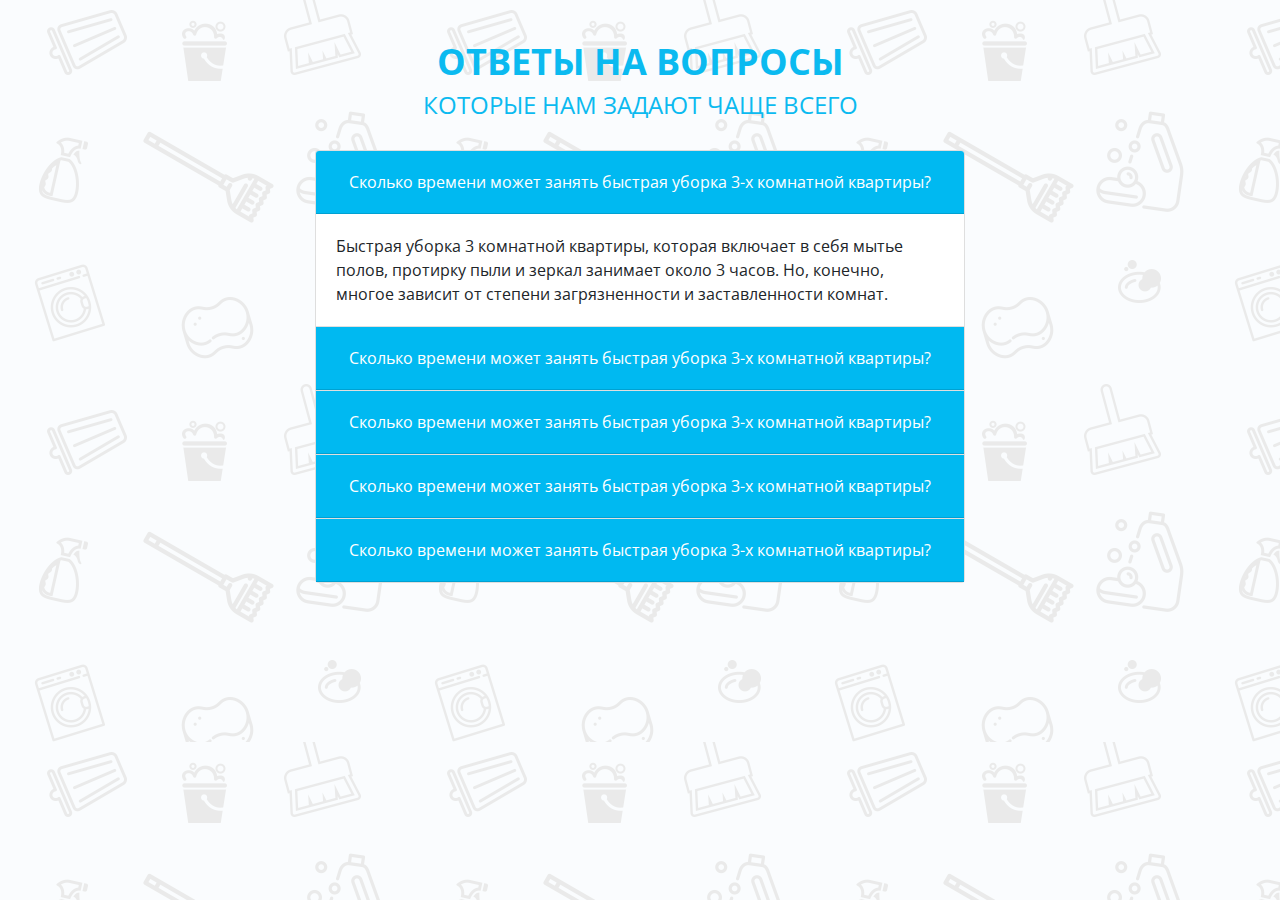
<file: lesson18_part2/index.html>
<!DOCTYPE html>
<html lang="ru">
	<head>
		<meta charset="utf-8">
		<meta name="viewport" content="width=device-width, initial-scale=1, shrink-to-fit=no">
		<link rel="icon" href="../../../../favicon.ico">

		<title>Tabs</title>

		<link rel="stylesheet" href="css/bootstrap.css">
		<link href="https://fonts.googleapis.com/css?family=Open+Sans:400,700" rel="stylesheet">
		<link href="css/style.css" rel="stylesheet">
	</head>
	<body>
		<div class="container">
			<h2>Ответы на вопросы</h2>
			<h3>Которые нам задают чаще всего</h3>
			<div class="accordion" id="accordionExample">
			  <div class="card">
			    <div class="card-header" id="headingOne">
			      <h5 class="mb-0">
			        <button class="btn btn-link" type="button" data-toggle="collapse" data-target="#collapseOne" aria-expanded="true" aria-controls="collapseOne">
			          Сколько времени может занять быстрая уборка 3-х комнатной квартиры?
			        </button>
			      </h5>
			    </div>

			    <div id="collapseOne" class="collapse show" aria-labelledby="headingOne" data-parent="#accordionExample">
			      <div class="card-body">
			        Быстрая уборка 3 комнатной квартиры, которая включает в себя мытье полов, протирку пыли и зеркал занимает около 3 часов. Но, конечно, многое зависит от степени загрязненности и заставленности комнат.
			      </div>
			    </div>
			  </div>
			  <div class="card">
			    <div class="card-header" id="headingTwo">
			      <h5 class="mb-0">
			        <button class="btn btn-link collapsed" type="button" data-toggle="collapse" data-target="#collapseTwo" aria-expanded="false" aria-controls="collapseTwo">
			          Сколько времени может занять быстрая уборка 3-х комнатной квартиры?
			        </button>
			      </h5>
			    </div>
			    <div id="collapseTwo" class="collapse" aria-labelledby="headingTwo" data-parent="#accordionExample">
			      <div class="card-body">
			       Быстрая уборка 3 комнатной квартиры, которая включает в себя мытье полов, протирку пыли и зеркал занимает около 3 часов. Но, конечно, многое зависит от степени загрязненности и заставленности комнат.
			      </div>
			    </div>
			  </div>
			  <div class="card">
			    <div class="card-header" id="headingThree">
			      <h5 class="mb-0">
			        <button class="btn btn-link collapsed" type="button" data-toggle="collapse" data-target="#collapseThree" aria-expanded="false" aria-controls="collapseThree">
			          Сколько времени может занять быстрая уборка 3-х комнатной квартиры?
			        </button>
			      </h5>
			    </div>
			    <div id="collapseThree" class="collapse" aria-labelledby="headingThree" data-parent="#accordionExample">
			      <div class="card-body">
			        Быстрая уборка 3 комнатной квартиры, которая включает в себя мытье полов, протирку пыли и зеркал занимает около 3 часов. Но, конечно, многое зависит от степени загрязненности и заставленности комнат.
			      </div>
			    </div>
			  </div>
			  <div class="card">
			    <div class="card-header" id="headingFour">
			      <h5 class="mb-0">
			        <button class="btn btn-link collapsed" type="button" data-toggle="collapse" data-target="#collapseFour" aria-expanded="false" aria-controls="collapseFour">
			          Сколько времени может занять быстрая уборка 3-х комнатной квартиры?
			        </button>
			      </h5>
			    </div>
			    <div id="collapseFour" class="collapse" aria-labelledby="headingFour" data-parent="#accordionExample">
			      <div class="card-body">
			        Быстрая уборка 3 комнатной квартиры, которая включает в себя мытье полов, протирку пыли и зеркал занимает около 3 часов. Но, конечно, многое зависит от степени загрязненности и заставленности комнат.
			      </div>
			    </div>
			  </div>
			  <div class="card">
			    <div class="card-header" id="headingFive">
			      <h5 class="mb-0">
			        <button class="btn btn-link collapsed" type="button" data-toggle="collapse" data-target="#collapseFive" aria-expanded="false" aria-controls="collapseFive">
			          Сколько времени может занять быстрая уборка 3-х комнатной квартиры?
			        </button>
			      </h5>
			    </div>
			    <div id="collapseFive" class="collapse" aria-labelledby="headingFive" data-parent="#accordionExample">
			      <div class="card-body">
			        Быстрая уборка 3 комнатной квартиры, которая включает в себя мытье полов, протирку пыли и зеркал занимает около 3 часов. Но, конечно, многое зависит от степени загрязненности и заставленности комнат.
			      </div>
			    </div>
			  </div>
			</div>
		</div>
		

		<script src="https://ajax.googleapis.com/ajax/libs/jquery/1.11.3/jquery.min.js"></script>

		
		<!-- Подключаем стили bootstrap js-->
		<script src="https://stackpath.bootstrapcdn.com/bootstrap/4.1.3/js/bootstrap.min.js"></script>

	</body>
</html>
</file>
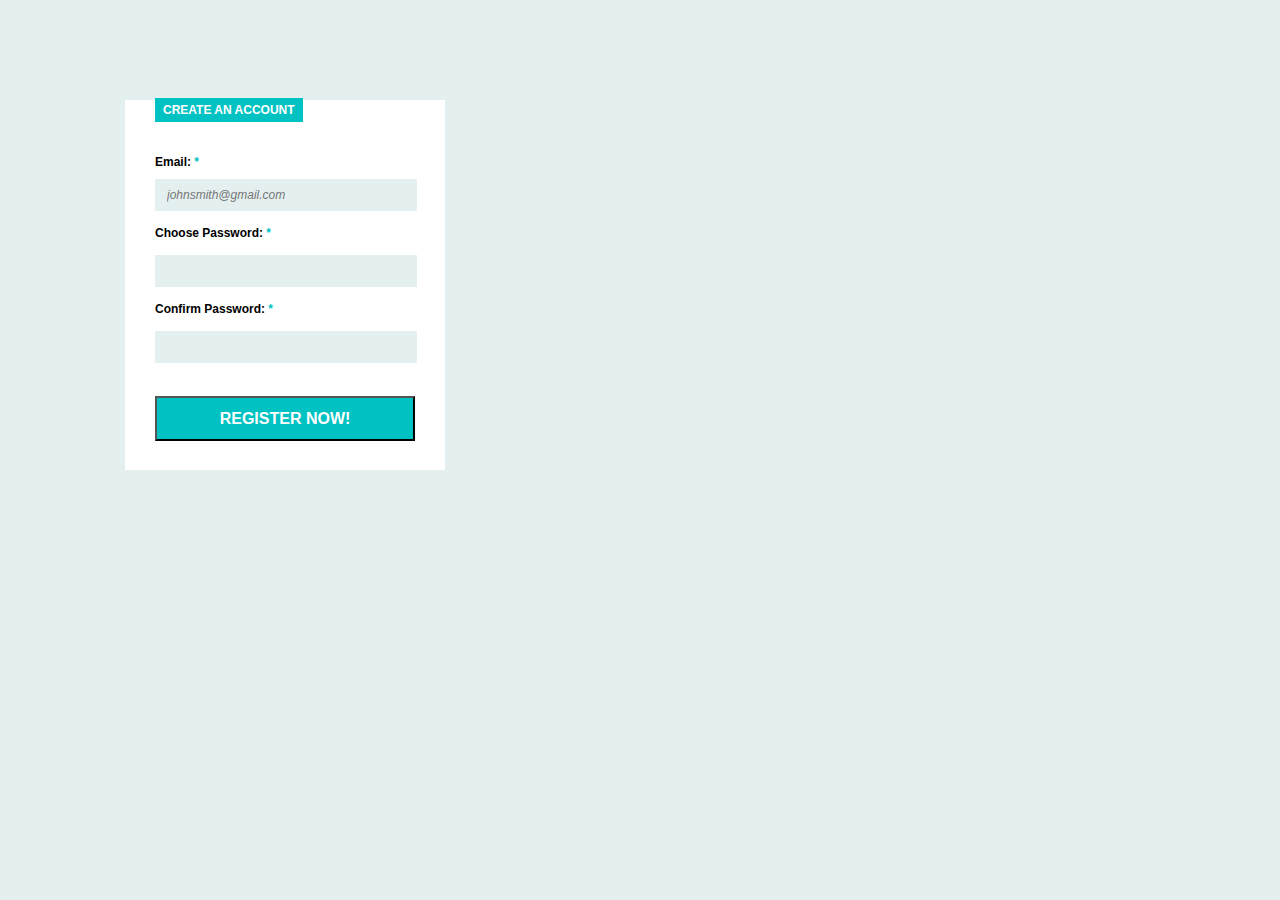
<file: lesson_13/index.html>
<!DOCTYPE html>
<html lang="en">
<head>
	<meta charset="UTF-8">
	<title>Pixel Perfect</title>
	<link rel="stylesheet" type="text/css" href="css/style.css">
</head>
<body>
	
	<div class="form">
		<span class="header">Create an account</span>
		<form>
			<label id="email">Email:<span> *</span></label>
			<input type="email" name="email" placeholder="johnsmith@gmail.com">

			<label id="password">Choose Password:<span> *</span></label>
			<input type="password" name="password">

			<label id="cpassword">Confirm Password:<span> *</span></label>
			<input type="password" name="cpassword">

			<button>Register now!</button>
		</form>
	</div>

</body>
</html>
</file>
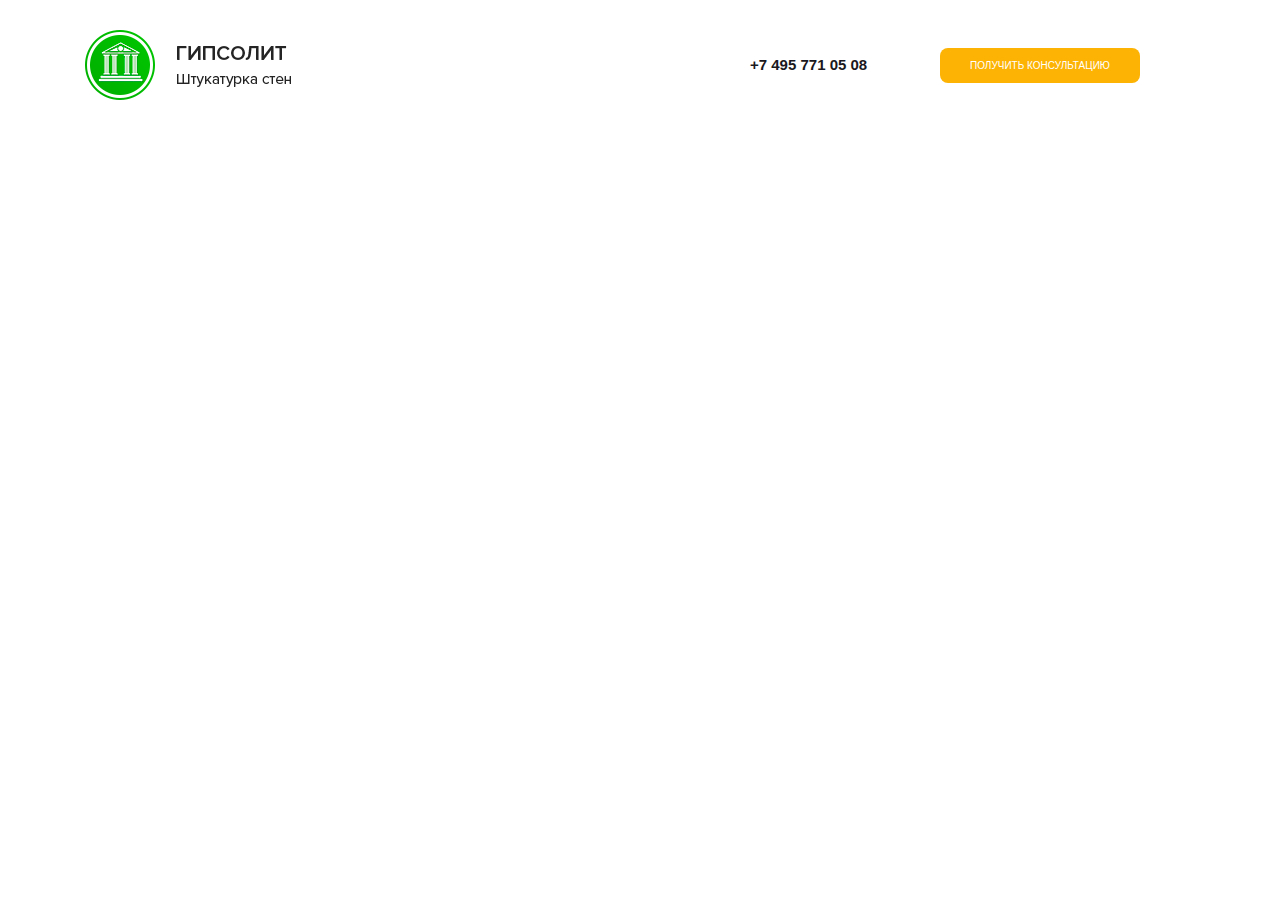
<file: lesson_14/index.html>
<!DOCTYPE html>
<html lang="ru">
	<head>
		<meta charset="utf-8">
		<meta name="viewport" content="width=device-width, initial-scale=1, shrink-to-fit=no">
		<link rel="icon" href="../../../../favicon.ico">

		<title>Автоматизированная штукатурка стен </title>

		<link href="css/bootstrap.css" rel="stylesheet">
		<link href="css/style.css" rel="stylesheet">
	</head>
	<body>

		<main>
			<div class="container">
				<div class="header">
					 <div class="row">

					 	<div class="col-md-3">
					 		<div class="logo">
								<img src="img/logo.png" alt="Гисполист. Штукатурка стен">
							</div>
					 	</div>

					 	<div class="col-md-2 offset-md-4">
					 		<a class="phone-link" href="#">+7 495 771 05 08</a>
					 	</div>
					 	<div class="col-md-3">
					 		<div class="wrap">
					 			<div class="wrap-block">
					 				<button class="button header-btn">получить консультацию</button>
					 			</div>
					 		</div>
					 	</div>
					 </div>
				</div>
			</div>
		</main>

	

		<script src="https://ajax.googleapis.com/ajax/libs/jquery/1.11.3/jquery.min.js"></script>
	</body>
</html>
</file>
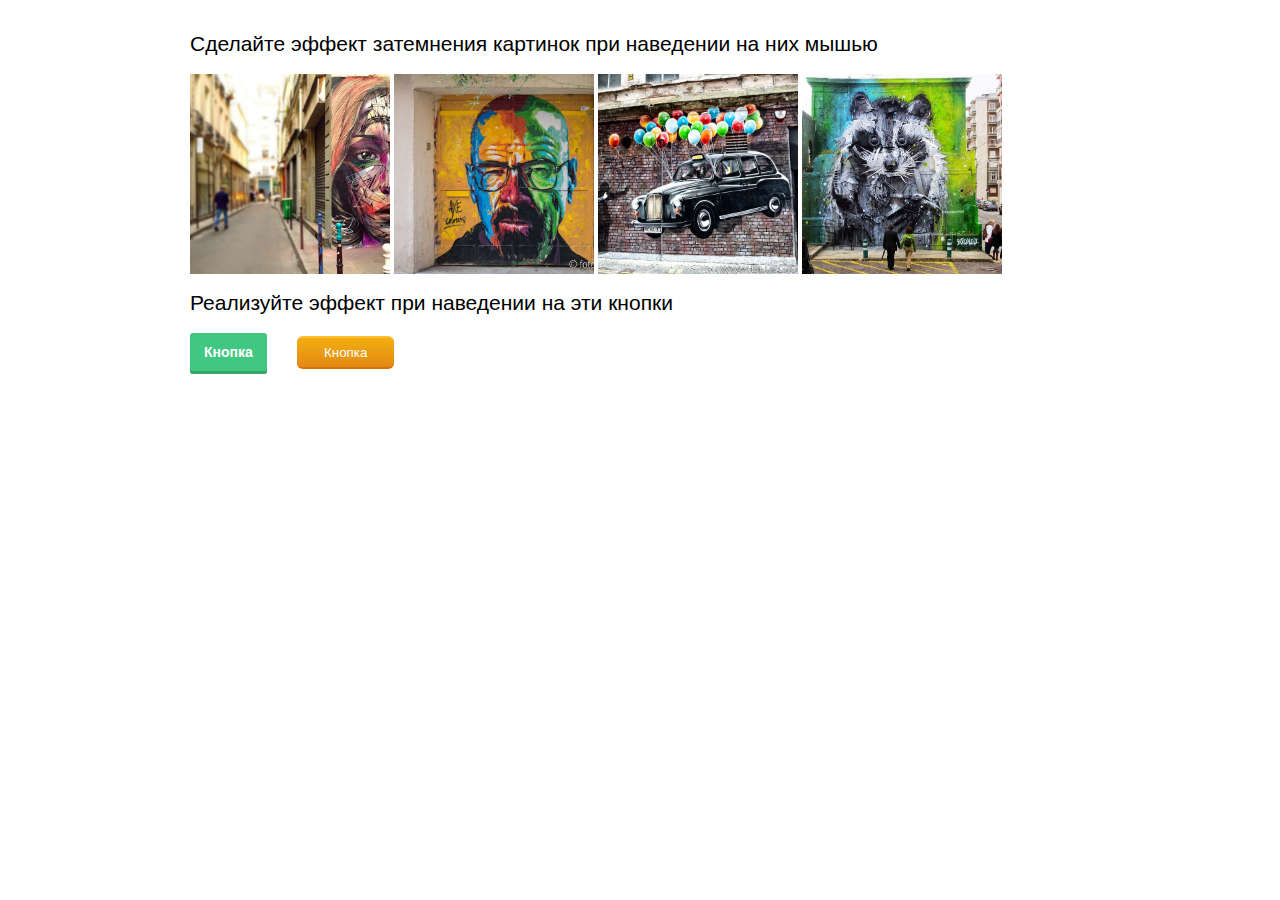
<file: lesson_15/index.html>
<!DOCTYPE html>
<html lang="en">
<head>
	<meta charset="UTF-8">
	<title>Задание к 15 уроку</title>
	<link rel="stylesheet" href="css/style.css">
</head>
<body>
		
		<div class="container">

			<section id="one">
				<h2>Сделайте эффект затемнения картинок при наведении на них мышью</h2>
				<div class="image image-one"></div>
				<div class="image image-two"></div>
				<div class="image image-three"></div>
				<div class="image image-four"></div>
			</section>	

			<section id="two">
				<h2>Реализуйте эффект при наведении на эти кнопки</h2>
				<button class="button button-one">Кнопка</button>
				<button class="button button-two">Кнопка</button>
			</section>
			
		</div>

</body>
</html>
</file>
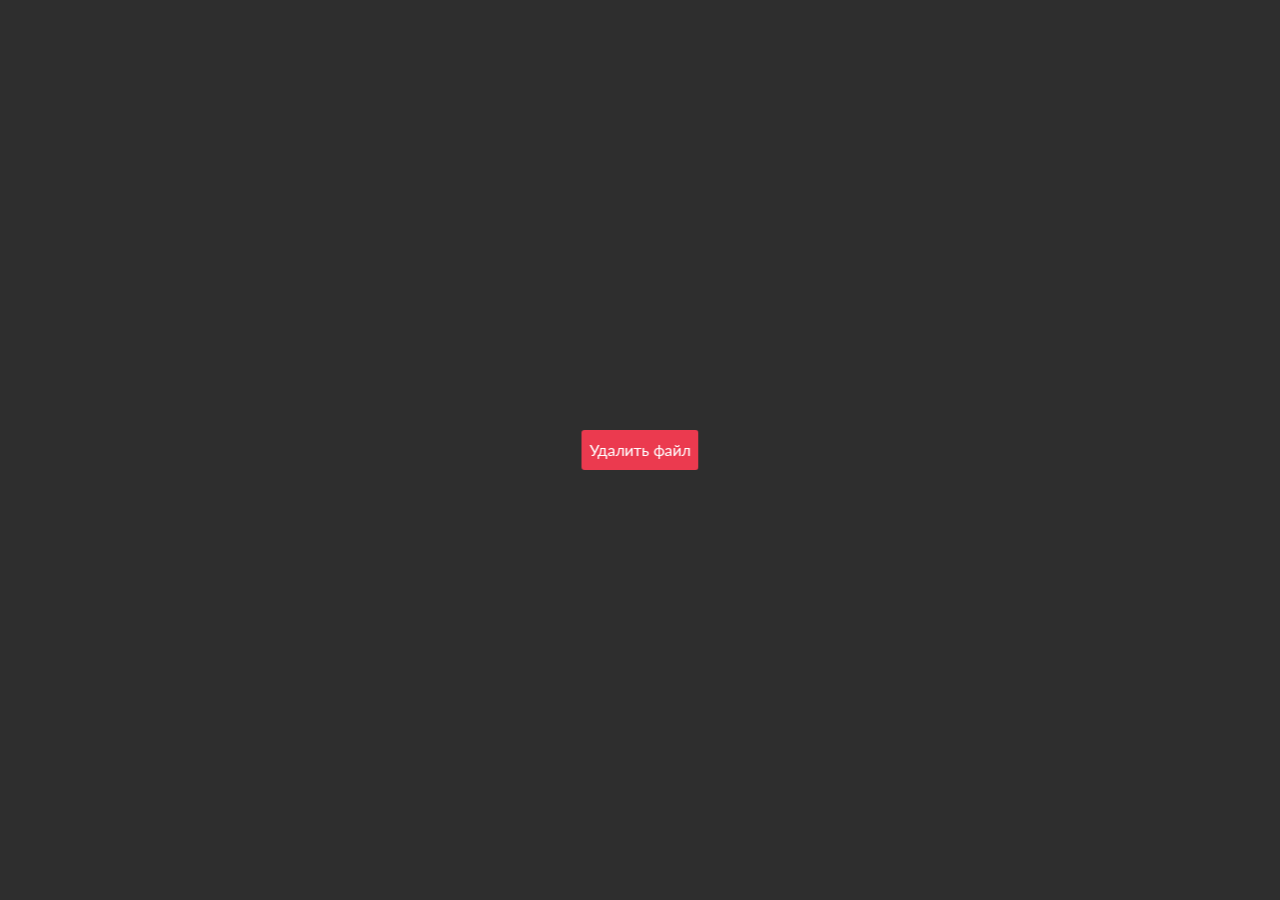
<file: lesson_17/index.html>
<!DOCTYPE html>
<html lang="ru">
	<head>
		<meta charset="utf-8">
		<meta name="viewport" content="width=device-width, initial-scale=1, shrink-to-fit=no">
		<link rel="icon" href="../../../../favicon.ico">

		<title>Всплывающие окна</title>

		<link rel="stylesheet" href="https://stackpath.bootstrapcdn.com/bootstrap/4.1.3/css/bootstrap.min.css">
		<link href="css/style.css" rel="stylesheet">
	</head>
	<body>
		<a class='replay' href='#' id='js-replay'>Удалить файл</a>
		<div class='panel' id='js-panel'>
		  <div class='panel__content'>
		    <h4>Внимаение!</h4>
		    <h2>Вы согласны удалить этот файл?</h2>
		    <p>Это действие является окончательным и вы не сможете восстановить какие-либо данные!</p>
		  </div>
		  <div class='panel__flaps'>
		    <div class='flap outer flap--left'></div>
		    <a class='flap flap__btn' href='#'>ДА</a>
		    <a class='flap flap__btn' href='#'>НЕТ</a>
		    <div class='flap outer flap--right'></div>
		  </div>
		</div>

		
		<!-- Модульное окно от CodyHouse
		<div class="cd-modal" data-modal="modal-trigger">
			<div class="cd-svg-bg" 
			data-step1="M-59.9,540.5l-0.9-1.4c-0.1-0.1,0-0.3,0.1-0.3L864.8-41c0.1-0.1,0.3,0,0.3,0.1l0.9,1.4c0.1,0.1,0,0.3-0.1,0.3L-59.5,540.6 C-59.6,540.7-59.8,540.7-59.9,540.5z" 
			data-step2="M33.8,690l-188.2-300.3c-0.1-0.1,0-0.3,0.1-0.3l925.4-579.8c0.1-0.1,0.3,0,0.3,0.1L959.6,110c0.1,0.1,0,0.3-0.1,0.3 L34.1,690.1C34,690.2,33.9,690.1,33.8,690z" 
			data-step3="M-465.1,287.5l-0.9-1.4c-0.1-0.1,0-0.3,0.1-0.3L459.5-294c0.1-0.1,0.3,0,0.3,0.1l0.9,1.4c0.1,0.1,0,0.3-0.1,0.3 l-925.4,579.8C-464.9,287.7-465,287.7-465.1,287.5z" 
			data-step4="M-329.3,504.3l-272.5-435c-0.1-0.1,0-0.3,0.1-0.3l925.4-579.8c0.1-0.1,0.3,0,0.3,0.1l272.5,435c0.1,0.1,0,0.3-0.1,0.3 l-925.4,579.8C-329,504.5-329.2,504.5-329.3,504.3z" 
			data-step5="M341.1,797.5l-0.9-1.4c-0.1-0.1,0-0.3,0.1-0.3L1265.8,216c0.1-0.1,0.3,0,0.3,0.1l0.9,1.4c0.1,0.1,0,0.3-0.1,0.3L341.5,797.6 C341.4,797.7,341.2,797.7,341.1,797.5z" 
			data-step6="M476.4,1013.4L205,580.3c-0.1-0.1,0-0.3,0.1-0.3L1130.5,0.2c0.1-0.1,0.3,0,0.3,0.1l271.4,433.1c0.1,0.1,0,0.3-0.1,0.3 l-925.4,579.8C476.6,1013.6,476.5,1013.5,476.4,1013.4z">
				<svg height="100%" width="100%" preserveAspectRatio="none" viewBox="0 0 800 500">
					<title>SVG Modal background</title>
					<path id="cd-changing-path-1" d="M-59.9,540.5l-0.9-1.4c-0.1-0.1,0-0.3,0.1-0.3L864.8-41c0.1-0.1,0.3,0,0.3,0.1l0.9,1.4c0.1,0.1,0,0.3-0.1,0.3L-59.5,540.6 C-59.6,540.7-59.8,540.7-59.9,540.5z"/>
					<path id="cd-changing-path-2" d="M-465.1,287.5l-0.9-1.4c-0.1-0.1,0-0.3,0.1-0.3L459.5-294c0.1-0.1,0.3,0,0.3,0.1l0.9,1.4c0.1,0.1,0,0.3-0.1,0.3 l-925.4,579.8C-464.9,287.7-465,287.7-465.1,287.5z"/>
					<path id="cd-changing-path-3" d="M341.1,797.5l-0.9-1.4c-0.1-0.1,0-0.3,0.1-0.3L1265.8,216c0.1-0.1,0.3,0,0.3,0.1l0.9,1.4c0.1,0.1,0,0.3-0.1,0.3L341.5,797.6 C341.4,797.7,341.2,797.7,341.1,797.5z"/>
				</svg>
			</div>

			<div class="cd-modal-content">
				<p>
					Lorem ipsum dolor sit amet, consectetur adipisicing elit. Ad modi repellendus, optio eveniet eligendi molestiae? Fugiat, temporibus! A rerum pariatur neque laborum earum, illum voluptatibus eum voluptatem fugiat, porro animi tempora? Sit harum nulla, nesciunt molestias, iusto aliquam aperiam est qui possimus reprehenderit ipsam ea aut assumenda inventore iste! Animi quaerat facere repudiandae earum quisquam accusamus tempora, delectus nesciunt, provident quae aliquam, voluptatum beatae quis similique in maiores repellat eligendi voluptas veniam optio illum vero! Eius, dignissimos esse eligendi veniam.
				</p>

				<p>
					Lorem ipsum dolor sit amet, consectetur adipisicing elit. Ad modi repellendus, optio eveniet eligendi molestiae? Fugiat, temporibus! A rerum pariatur neque laborum earum, illum voluptatibus eum voluptatem fugiat, porro animi tempora? Sit harum nulla, nesciunt molestias, iusto aliquam aperiam est qui possimus reprehenderit ipsam ea aut assumenda inventore iste! Animi quaerat facere repudiandae earum quisquam accusamus tempora, delectus nesciunt, provident quae aliquam, voluptatum beatae quis similique in maiores repellat eligendi voluptas veniam optio illum vero! Eius, dignissimos esse eligendi veniam.
				</p>
			</div>

			<a href="#0" class="modal-close">Close</a>
		</div> 
		<div class="cd-cover-layer"></div>
		-->
		<!-- Модульное окно от Bootstarp 
		<div class="container">
			<a class="link" href="#my-modal" data-toggle="modal" >Ссылка на модальное окно</a>
			 <button class="btn btn-success" data-toggle="modal" data-target="#my-modal">Кнопка вызова модального окна</button>
		</div>
		-->
		<!--
		<div class="modal" role="dialog" id="my-modal">
		  <div class="modal-dialog">
		    <div class="modal-content">
		      <div class="modal-header">
		        <h5 class="modal-title">Modal title</h5>
		        <button type="button" class="close" data-dismiss="modal" aria-label="Close">
		          <span aria-hidden="true">&times;</span>
		        </button>
		      </div>
		      <div class="modal-body">
		        <p>Modal body text goes here.</p>
		      </div>
		      <div class="modal-footer">
		        <button type="button" class="btn btn-secondary" data-dismiss="modal">Close</button>
		        <button type="button" class="btn btn-primary">Save changes</button>
		      </div>
		    </div>
		  </div>
		</div>
		-->
		<link rel="stylesheet" type="text/css" href="css/magnific-popup.css">

		<script src="https://ajax.googleapis.com/ajax/libs/jquery/1.11.3/jquery.min.js"></script>

		<script type="text/javascript">
			(function() {
			  // Variables
			  var panel     = document.getElementById("js-panel");
			  var btns      = document.querySelectorAll(".flap__btn");
			  var btnReplay = document.getElementById("js-replay");
			  
			  // On load, init panel
			  var init = function() {
			    btnReplay.classList.add("is--active");


			    // When replay button is clicked,
			    // reset the stage.
			    btnReplay.addEventListener("click", function() {
			      panel.classList.add("is--open");
			    });
			    
			    // If btns are clicked, hide panel
			    // Show replay button    
			    for (var i=0; i < btns.length; i++) {
			      btns[i].addEventListener("click", function() {
			        hidePanel();
			      });
			    }
			    
			    function hidePanel() {
			      panel.classList.remove("is--open");
			      btnReplay.classList.add("is--active");
			    }
			  }
			  
			  // Hide the button and re-call init
			  function resetStage() {
			    btnReplay.classList.remove("is--active");
			    init();
			  }
			  
			  // On load, call init function
			  window.onload = function() {
			    init();
			  }
			})();
		</script>

		<!-- Подключаем стили bootstrap js-->
		<script src="https://stackpath.bootstrapcdn.com/bootstrap/4.1.3/js/bootstrap.min.js"></script>
		<!-- Подключаем стили magnific popup js-->
		<script src="js/jquery.magnific-popup.min.js"></script>
		<script type="text/javascript">
			$(document).ready(function() {
			  $('.image-lin').magnificPopup({type:'image'});
			});
		</script>
		<!-- Подключаем SVG modal window -->
		<script src="js/snap.svg-min.js"></script>
		<script src="js/main.js"></script>
	</body>
</html>
</file>
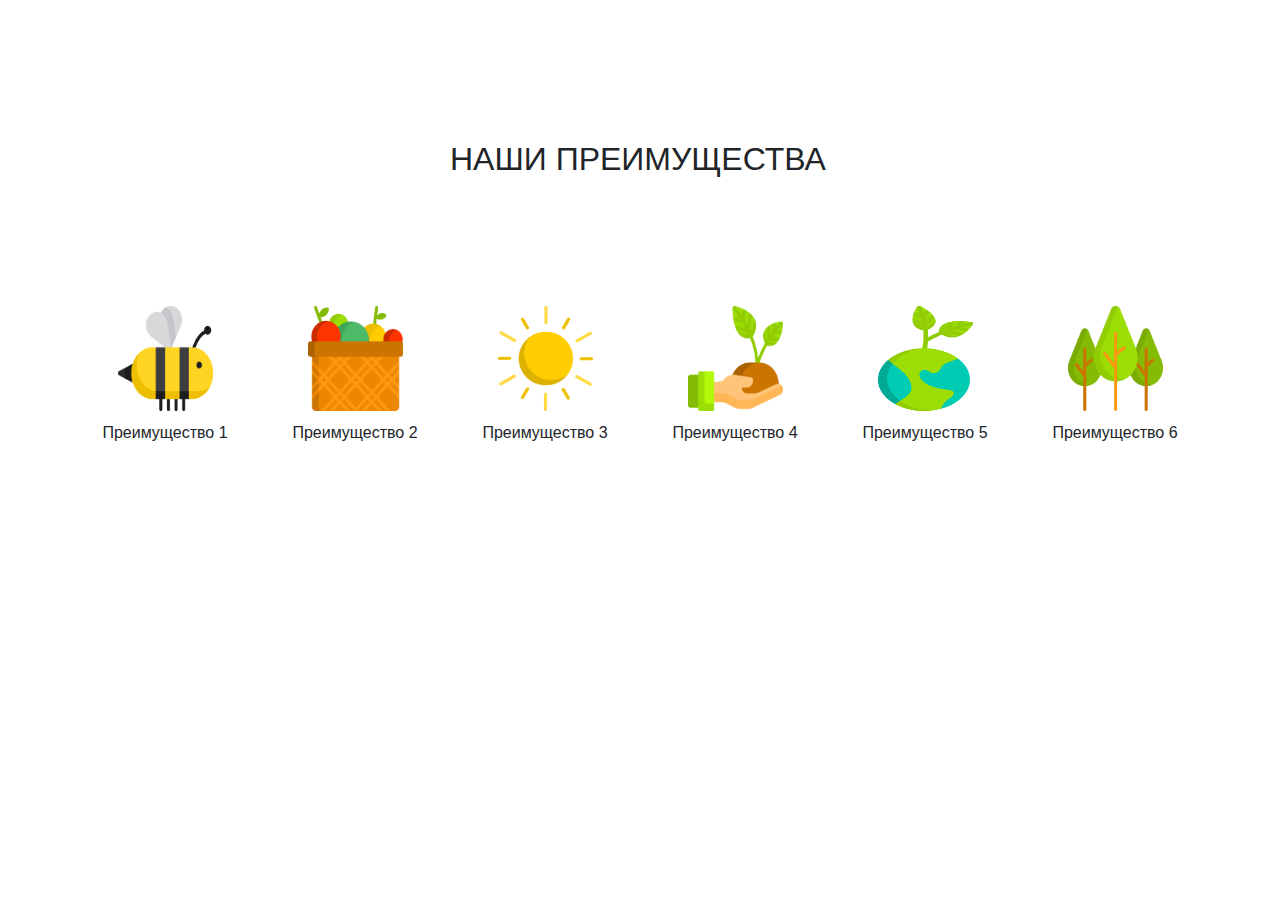
<file: lesson_8/index.html>
<!DOCTYPE html>
<html lang="en">
<head>
	<meta charset="UTF-8">
	<title>My site for selling</title>
	<link rel="stylesheet" type="text/css" href="css/bootstrap.css">
	<link rel="stylesheet" type="text/css" href="css/style.css">
</head>
<body>
	<div class="container">
		 <div class="row">
		 	<div class="col-xs-4 offset-4">
		 		<h2>Наши преимущества</h2>
		 	</div>
		 </div>
		 <div class="row">
		 	<div class="col-xs-12 col-sm-6  col-md-4  col-lg-2">
		 		<img src="img/Capa 6.png">
		 		<p>Преимущество 1</p>
		 	</div>
		 	<div class="col-xs-12 col-sm-6  col-md-4  col-lg-2">
		 		<img src="img/Capa 5.png">
		 		<p>Преимущество 2</p>
		 	</div>
		 	<div class="col-xs-12 col-sm-6  col-md-4  col-lg-2">
		 		<img src="img/Capa 4.png">
		 		<p>Преимущество 3</p>
		 	</div>
		 	<div class="col-xs-12 col-sm-6  col-md-4  col-lg-2">
		 		<img src="img/Capa 3.png">
		 		<p>Преимущество 4</p>
		 	</div>
		 	<div class="col-xs-12 col-sm-6  col-md-4  col-lg-2">
		 		<img src="img/Capa 2.png">
		 		<p>Преимущество 5</p>
		 	</div>
		 	<div class="col-xs-12 col-sm-6  col-md-4  col-lg-2">
		 		<img src="img/Capa 1.png">
		 		<p>Преимущество 6</p>
		 	</div>
		 </div>
	</div>
		
</body>
</html>
</file>
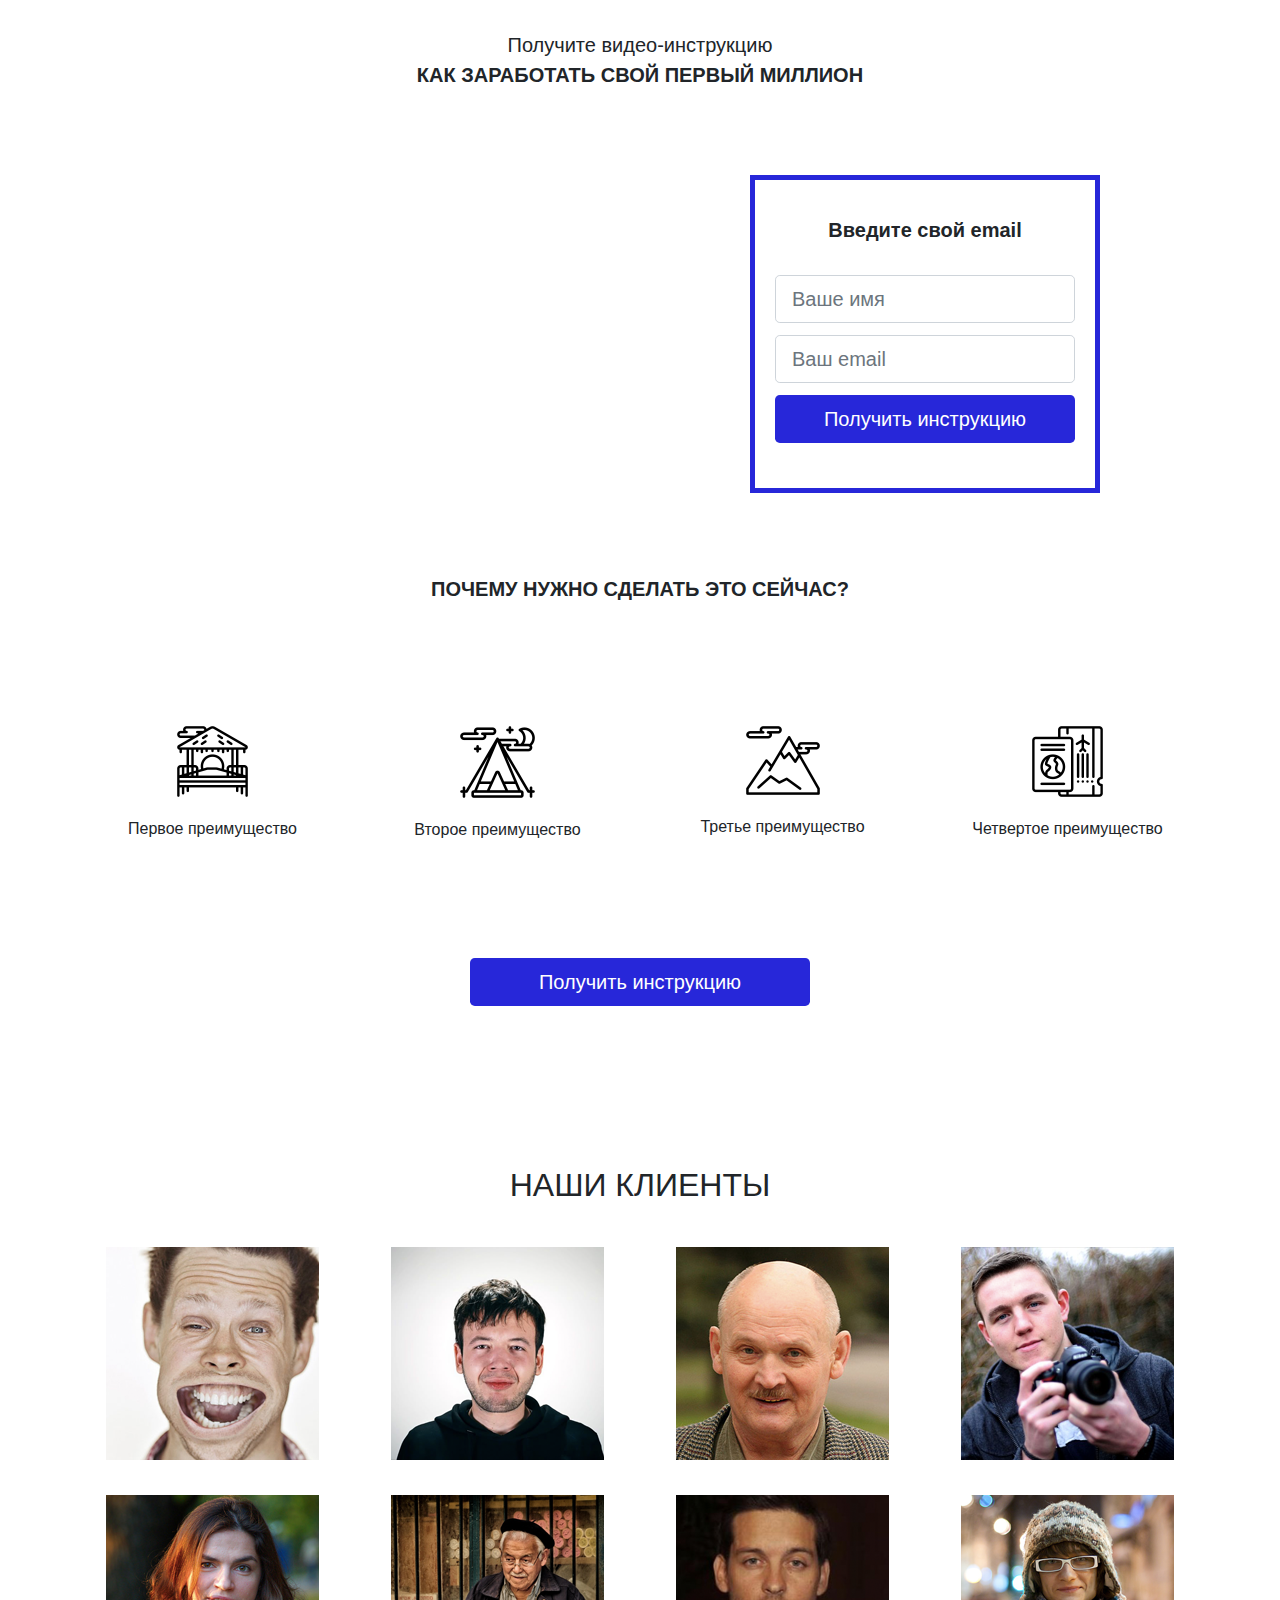
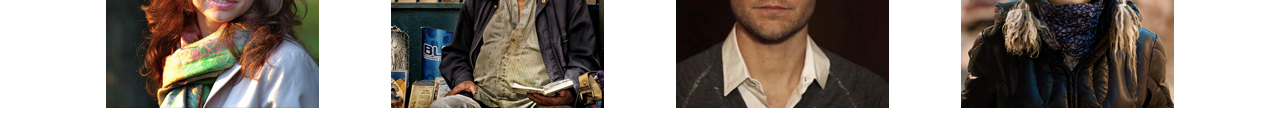
<file: lesson_9/index.html>
<!DOCTYPE html>
<html lang="en">
<head>
	<meta charset="UTF-8">
	<title>My first site on Bootstrap</title>
	<link rel="stylesheet" type="text/css" href="css/style.css">
	<link rel="stylesheet" type="text/css" href="css/bootstrap.css">
</head>
<body>
	<!-- Header -->
	<div class="section">
		<div class="container">
			<!-- Строка под заголовок -->
			<div class="row">
				<div class="col-lg-6 offset-lg-3">
					<h1 class="header text-center">
						<span>Получите видео-инструкцию</span>
						<strong class="text-uppercase">Как заработать свой первый миллион</strong>
					</h1>
				</div>
			</div>
			<!--  Вторая строка под видео и форму -->
			<div class="row">
				<div class="col-lg-6 offset-lg-1">
					<div class="video">
						<iframe width="100%" height="315" src="https://www.youtube.com/embed/k23pMHQ5YQo" frameborder="0" allow="autoplay; encrypted-media" allowfullscreen></iframe>
					</div> 
				</div>
				<div class="col-lg-4">
					<div class="form">
						<p class="form-header text-center">Введите свой email</p>
						<form action="#">
							<input type="text" class="form-control form-control-lg" placeholder="Ваше имя">
							<input type="text" class="form-control form-control-lg" placeholder="Ваш email">
							<button class="btn btn-lg btn-block form-btn">Получить инструкцию</button>
						</form>
					</div>
				</div>
			</div>
		</div>
	</div>
		<!-- Features -->
	<div class="section">
		<div class="container">
			<!-- Строка под заголовок секции -->
		<div class="row">
			<div class="col-xs-12 col-lg-12 col-md-12">
				<h2 class="section-header text-center text-uppercase">Почему нужно сделать это сейчас?</h2>
			</div>
		</div>
		<!-- Блок с преимуществами -->
		<div class="feature">
			 <div class="row text-center">
				 	<div class="col-lg-3 col-md-6">
				 		<div class="feature-box">
				 			<img src="img/1.png" alt="1 преимущество">
				 			<p>Первое преимущество</p>
				 		</div>
				 	</div>
				 	<div class="col-lg-3 col-md-6">
				 		<div class="feature-box">
				 			<img src="img/2.png" alt="2 преимущество">
				 			<p>Второе преимущество</p>
				 		</div>
				 	</div>
				 	<div class="col-lg-3 col-md-6">
				 		<div class="feature-box">
				 			<img src="img/3.png" alt="3 преимущество">
				 			<p>Третье преимущество</p>
				 		</div>
				 	</div>
				 	<div class="col-lg-3 col-md-6">
				 		<div class="feature-box">
				 			<img src="img/4.png" alt="4 преимущество">
				 			<p>Четвертое преимущество</p>
				 		</div>
				 	</div>
			 	</div>
			</div>
			<!-- Кнопка получить инструкцию -->
			<div class="col-lg-4 offset-lg-4">
				<button class="btn btn-lg btn-feature">Получить инструкцию</button>
			</div>
		</div>
	</div>
	<!-- Clients -->
	<div class="section">
		<div class="container">
			<div class="row">
				<div class="col-lg-4 offset-lg-4">
					<h2 class="header-clients text-center text-uppercase">Наши клиенты</h2>
				</div>
			</div>
			<div class="row text-center">
				<div class="col-lg-3 col-md-6"><img src="img/clients/client1.png" alt="Клиент 1"></div>
				<div class="col-lg-3 col-md-6"><img src="img/clients/client2.png" alt="Клиент 2"></div>
				<div class="col-lg-3 col-md-6"><img src="img/clients/client3.png" alt="Клиент 3"></div>
				<div class="col-lg-3 col-md-6"><img src="img/clients/client4.png" alt="Клиент 4"></div>
				<div class="col-lg-3 col-md-6"><img src="img/clients/client5.png" alt="Клиент 5"></div>
				<div class="col-lg-3 col-md-6"><img src="img/clients/client6.png" alt="Клиент 6"></div>
				<div class="col-lg-3 col-md-6"><img src="img/clients/client7.png" alt="Клиент 7"></div>
				<div class="col-lg-3 col-md-6"><img src="img/clients/client8.png" alt="Клиент 8"></div>
			</div>
		</div>
	</div>

</body>
</html>
</file>
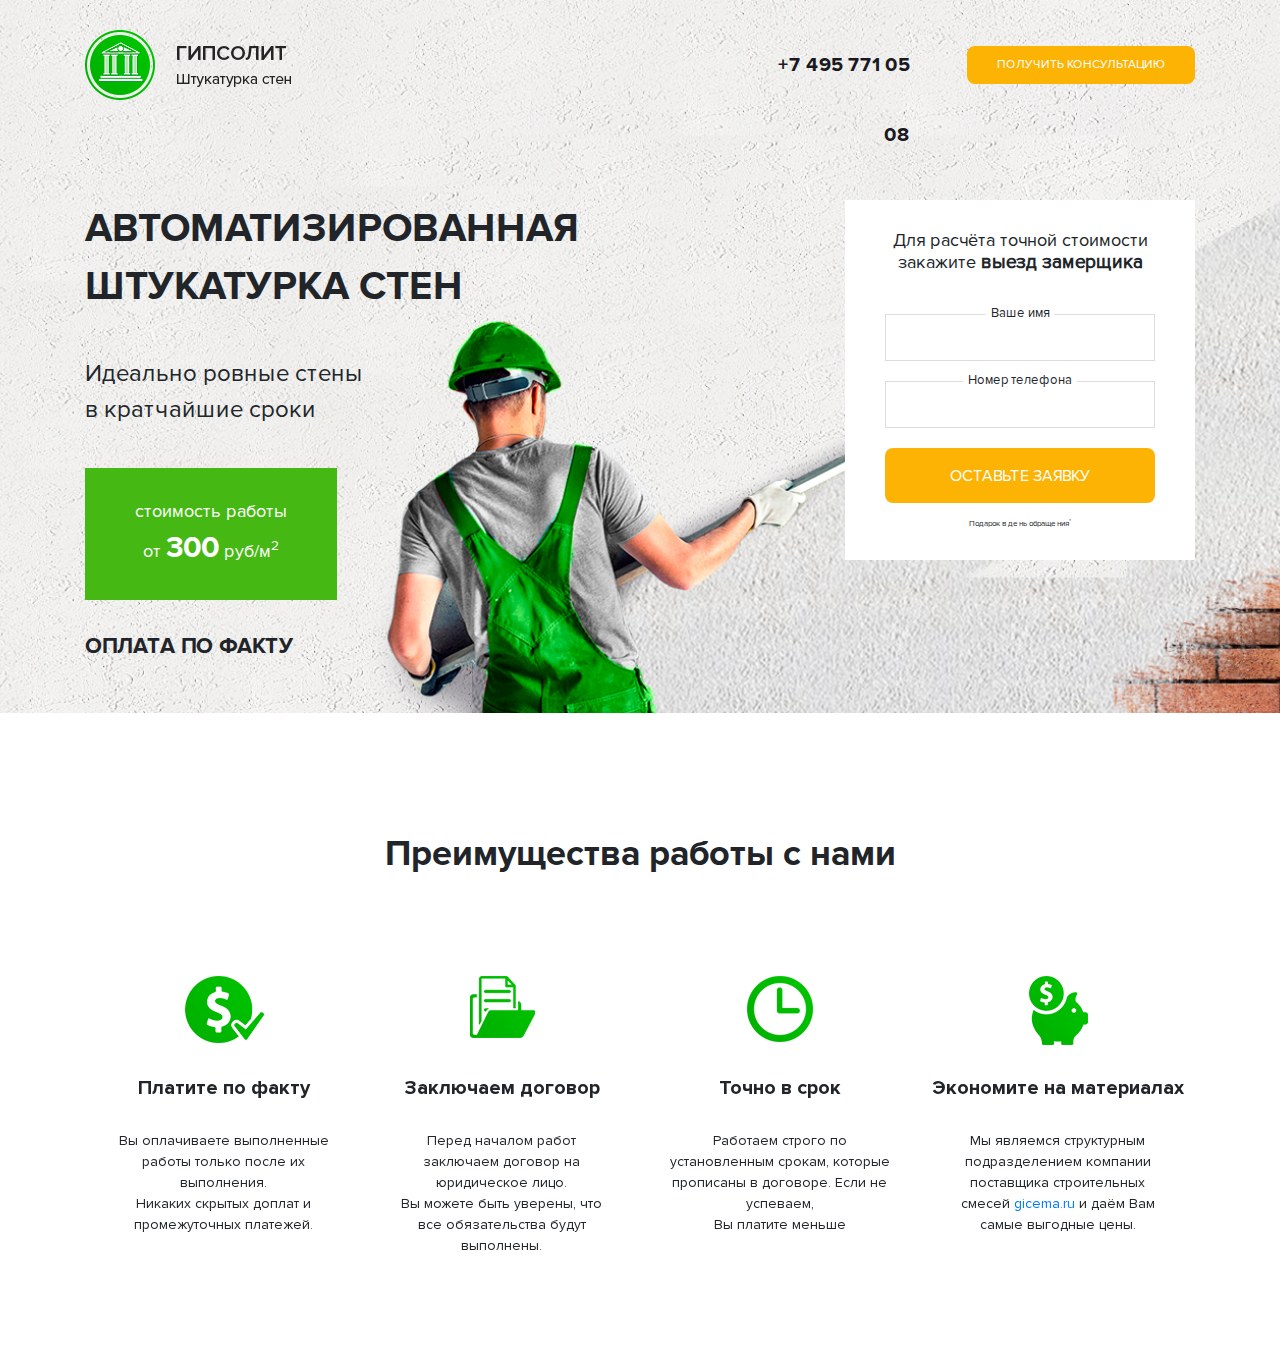
<file: practice 4/index.html>
<!DOCTYPE html>
<html lang="ru">
	<head>
		<meta charset="utf-8">
		<meta name="viewport" content="width=device-width, initial-scale=1, shrink-to-fit=no">
		<link rel="icon" href="../../../../favicon.ico">

		<title>Автоматизированная штукатурка стен </title>

		<link href="css/bootstrap.css" rel="stylesheet">
		<link href="css/style.css" rel="stylesheet">
	</head>
	<body>

		<main class="main">
			<div class="container">
				<div class="header">
					 <div class="row">

					 	<div class="col-12 col-sm-12 col-md-4 col-lg-3">
					 		<div class="logo">
								<img src="img/logo.png" alt="Гисполист. Штукатурка стен">
							</div>
					 	</div>

					 	<div class="col-12 col-sm-12 col-md-4 offset-md-0 col-lg-4 offset-lg-2 col-xl-2 offset-xl-4">
					 		<div class="phone-block">
					 			<a class="phone-link" href="#">+7 495 771 05 08</a>
					 		</div>
					 	</div>
					 	<div class="col-12 col-sm-12 col-md-4 col-lg-3">
					 		<div class="wrap">
					 			<div class="wrap-block">
					 				<button class="button header-btn">получить консультацию</button>
					 			</div>
					 		</div>
					 	</div>
					 </div>
				</div>

				<div class="main-content">
					<div class="row">
						<div class="col-sm-8 offset-sm-2 col-md-6 offset-md-0 col-lg-6">
							<div class="main-title">
								<h1>Автоматизированная штукатурка стен</h1>
								<p class="main-subtitle">Идеально ровные стены <br>в кратчайшие сроки</p>
								<span>
									 стоимость работы<br>
									 от <strong>300</strong> руб/м<sup>2</sup>
								</span>
								<strong class="main-trigger">оплата по факту</strong>
							</div>
						</div>
						<div class="col-8 offset-2 col-sm-8 offset-sm-2 col-md-4 offset-md-2 col-lg-4 offset-md-2">
							<div class="main-form">
								<h2 class="main-form-header">Для расчёта точной стоимости 
									<br>закажите <strong>выезд замерщика</strong>
								</h2>
								<form action="#">
									<label for="#">Ваше имя</label>
									<input class="main-form-input" type="text" name="">
									<label for="#">Номер телефона</label>
									<input class="main-form-input" type="text" name=""> 
									<button class="main-form-btn button" type="submit">оставьте заявку</button> 
									<small>Подарок в день обращения<sup>*</sup></small>
								</form>
							</div>
						</div>
					</div>
				</div>
			</div>
		</main>

		<section class="features">
			<div class="container">
				<h2 class="section-header">
					Преимущества работы с нами
				</h2>
				<div class="features-slider">
					<div class="features-block">
						<div class="features-img">
							<picture>
								<source srcset="img/features/coin.svg" type="image/">
								<img src="img/features/coin.png" alt="Платите по факту">
							</picture>
						</div>
						<h3>Платите по факту</h3>
						<p>Вы оплачиваете выполненные работы только после их выполнения. <br>Никаких скрытых доплат и промежуточных платежей.</p>
					</div>
					<div class="features-block">
						<div class="features-img">
							<picture>
								<source srcset="img/features/open-folder.svg" type="image/">
								<img src="img/features/open-folder.png" alt="Заключаем договор">
							</picture>
						</div>
						<h3>Заключаем договор</h3>
						<p>Перед началом работ заключаем договор на юридическое лицо. <br>Вы можете быть уверены, что все обязательства будут выполнены.</p>
					</div>
					<div class="features-block">
						<div class="features-img">
							<picture>
								<source srcset="img/features/clock-circular.svg" type="image/">
								<img src="img/features/clock-circular.png" alt="Точно в срок">
							</picture>
						</div>
						<h3>Точно в срок</h3>
						<p>Работаем строго по установленным срокам, которые прописаны в договоре. Если не успеваем, <br>Вы платите меньше</p>
					</div>
					<div class="features-block">
						<div class="features-img">
							<picture>
								<source srcset="img/features/piggy-bank.svg" type="image/">
								<img src="img/features/piggy-bank.png" alt="Экономите на материалах">
							</picture>
						</div>
						<h3>Экономите на материалах</h3>
						<p>Мы являемся структурным подразделением компании поставщика строительных смесей <a href="http://www.gicema.ru">gicema.ru</a> и даём Вам самые выгодные цены.</p>
					</div>
				</div>
			</div>
		</section>

		<script src="https://ajax.googleapis.com/ajax/libs/jquery/1.11.3/jquery.min.js"></script>
		<!-- Подключаем стили slick slider -->
		<link rel="stylesheet" type="text/css" href="slick/slick.css">
		<link rel="stylesheet" type="text/css" href="slick/slick-theme.css">
		<!-- Подключаем библиотеку slick slider -->
		<script src="slick/slick.min.js"></script>
		<!-- Настройки слайдера -->
		<script>
			$(document).ready(function(){
			  $('.features-slider').slick({
			    infinite: true,
				slidesToShow: 4,
				slidesToScroll: 1,
				responsive: [
				    {
				      breakpoint: 991,
				      settings: {
				        slidesToShow: 2,
				        prevArrow:'<button class="prev arrow"></button>',
				        nextArrow:'<button class="next arrow"></button>',
				        slidesToScroll: 2
				      }
				    },
				    {
				      breakpoint: 767,
				      settings: {
				        slidesToShow: 1,
				        prevArrow:'<button class="prev arrow"></button>',
				        nextArrow:'<button class="next arrow"></button>',
				        slidesToScroll: 1
				      }
				    }
				  ]
			  });
			});
		</script>
	</body>
</html>
</file>
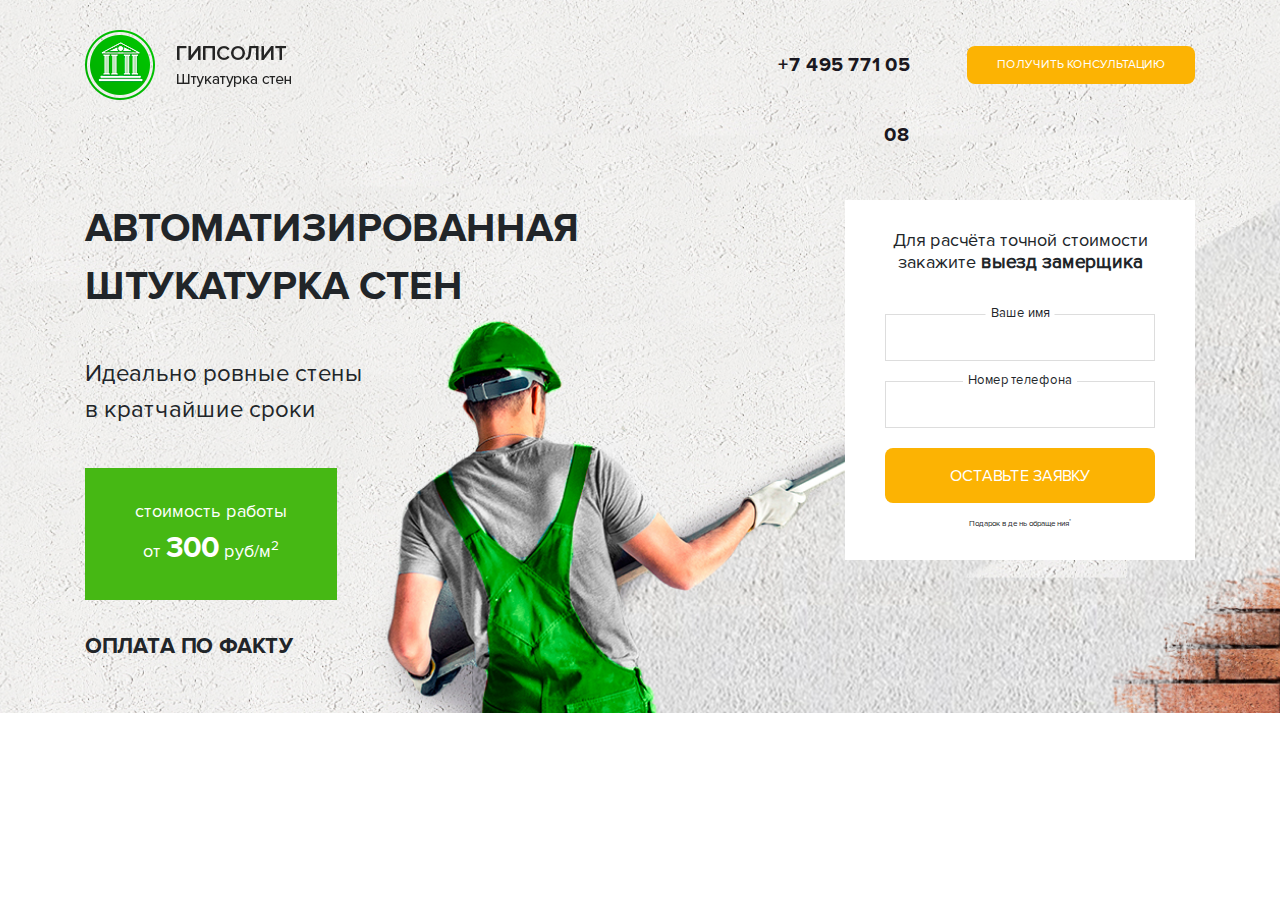
<file: practice_2/index.html>
<!DOCTYPE html>
<html lang="ru">
	<head>
		<meta charset="utf-8">
		<meta name="viewport" content="width=device-width, initial-scale=1, shrink-to-fit=no">
		<link rel="icon" href="../../../../favicon.ico">

		<title>Автоматизированная штукатурка стен </title>

		<link href="css/bootstrap.css" rel="stylesheet">
		<link href="css/style.css" rel="stylesheet">
	</head>
	<body>

		<main class="main">
			<div class="container">
				<div class="header">
					 <div class="row">

					 	<div class="col-md-3">
					 		<div class="logo">
								<img src="img/logo.png" alt="Гисполист. Штукатурка стен">
							</div>
					 	</div>

					 	<div class="col-md-2 offset-md-4">
					 		<div class="phone-block">
					 			<a class="phone-link" href="#">+7 495 771 05 08</a>
					 		</div>
					 	</div>
					 	<div class="col-md-3">
					 		<div class="wrap">
					 			<div class="wrap-block">
					 				<button class="button header-btn">получить консультацию</button>
					 			</div>
					 		</div>
					 	</div>
					 </div>
				</div>

				<div class="main-content">
					<div class="row">
						<div class="col-md-6">
							<div class="main-title">
								<h1>Автоматизированная штукатурка стен</h1>
								<p class="main-subtitle">Идеально ровные стены <br>в кратчайшие сроки</p>
								<span>
									 стоимость работы<br>
									 от <strong>300</strong> руб/м<sup>2</sup>
								</span>
								<strong class="main-trigger">оплата по факту</strong>
							</div>
						</div>
						<div class="col-md-4 offset-md-2">
							<div class="main-form">
								<h2 class="main-form-header">Для расчёта точной стоимости 
									<br>закажите <strong>выезд замерщика</strong>
								</h2>
								<form action="#">
									<label for="#">Ваше имя</label>
									<input class="main-form-input" type="text" name="">
									<label for="#">Номер телефона</label>
									<input class="main-form-input" type="text" name=""> 
									<button class="main-form-btn button" type="submit">оставьте заявку</button> 
									<small>Подарок в день обращения<sup>*</sup></small>
								</form>
							</div>
						</div>
					</div>
				</div>
			</div>
		</main>

	

		<script src="https://ajax.googleapis.com/ajax/libs/jquery/1.11.3/jquery.min.js"></script>
	</body>
</html>
</file>
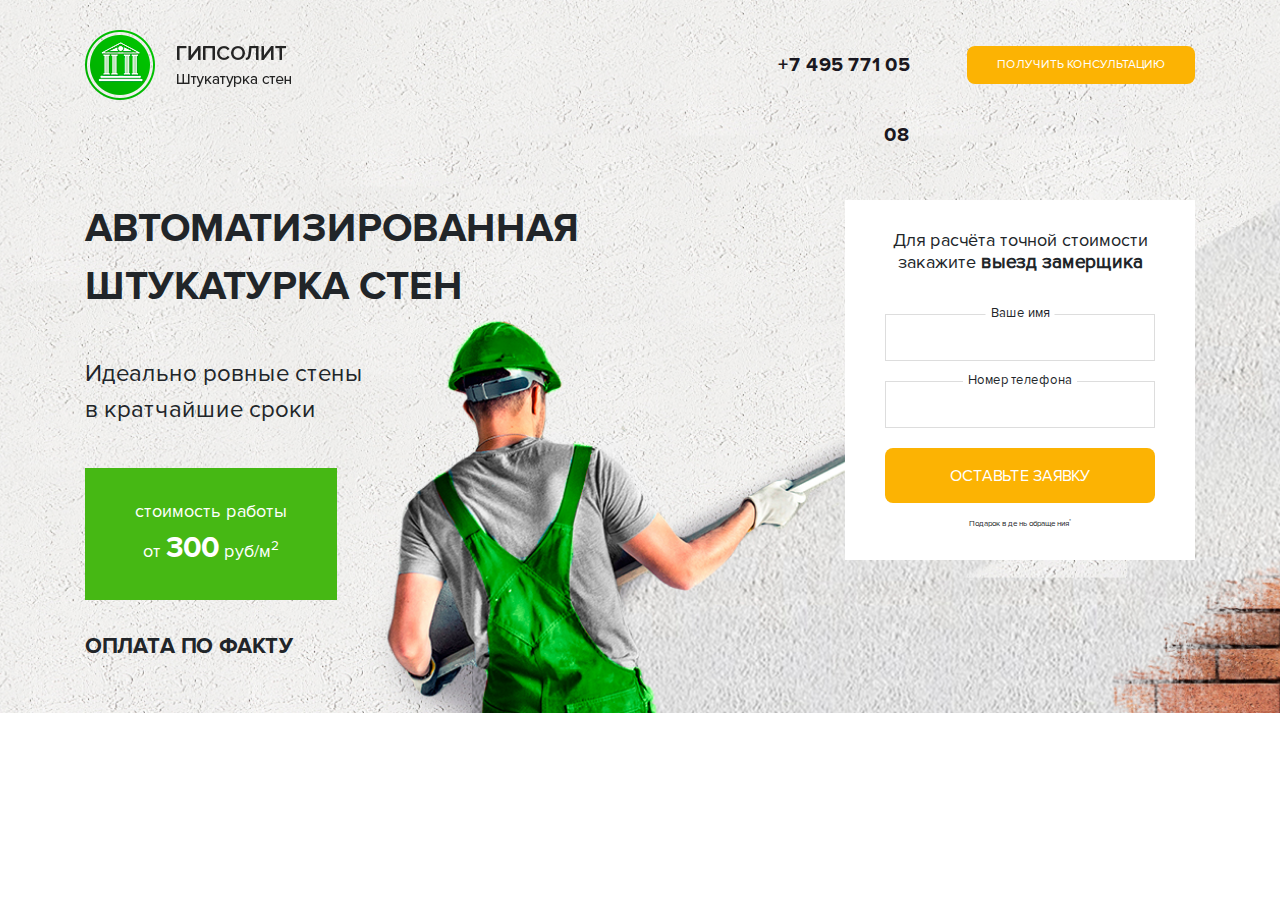
<file: practice_3/index.html>
<!DOCTYPE html>
<html lang="ru">
	<head>
		<meta charset="utf-8">
		<meta name="viewport" content="width=device-width, initial-scale=1, shrink-to-fit=no">
		<link rel="icon" href="../../../../favicon.ico">

		<title>Автоматизированная штукатурка стен </title>

		<link href="css/bootstrap.css" rel="stylesheet">
		<link href="css/style.css" rel="stylesheet">
	</head>
	<body>

		<main class="main">
			<div class="container">
				<div class="header">
					 <div class="row">

					 	<div class="col-12 col-sm-12 col-md-4 col-lg-3">
					 		<div class="logo">
								<img src="img/logo.png" alt="Гисполист. Штукатурка стен">
							</div>
					 	</div>

					 	<div class="col-12 col-sm-12 col-md-4 offset-md-0 col-lg-4 offset-lg-2 col-xl-2 offset-xl-4">
					 		<div class="phone-block">
					 			<a class="phone-link" href="#">+7 495 771 05 08</a>
					 		</div>
					 	</div>
					 	<div class="col-12 col-sm-12 col-md-4 col-lg-3">
					 		<div class="wrap">
					 			<div class="wrap-block">
					 				<button class="button header-btn">получить консультацию</button>
					 			</div>
					 		</div>
					 	</div>
					 </div>
				</div>

				<div class="main-content">
					<div class="row">
						<div class="col-sm-8 offset-sm-2 col-md-6 offset-md-0 col-lg-6">
							<div class="main-title">
								<h1>Автоматизированная штукатурка стен</h1>
								<p class="main-subtitle">Идеально ровные стены <br>в кратчайшие сроки</p>
								<span>
									 стоимость работы<br>
									 от <strong>300</strong> руб/м<sup>2</sup>
								</span>
								<strong class="main-trigger">оплата по факту</strong>
							</div>
						</div>
						<div class="col-8 offset-2 col-sm-8 offset-sm-2 col-md-4 offset-md-2 col-lg-4 offset-md-2">
							<div class="main-form">
								<h2 class="main-form-header">Для расчёта точной стоимости 
									<br>закажите <strong>выезд замерщика</strong>
								</h2>
								<form action="#">
									<label for="#">Ваше имя</label>
									<input class="main-form-input" type="text" name="">
									<label for="#">Номер телефона</label>
									<input class="main-form-input" type="text" name=""> 
									<button class="main-form-btn button" type="submit">оставьте заявку</button> 
									<small>Подарок в день обращения<sup>*</sup></small>
								</form>
							</div>
						</div>
					</div>
				</div>
			</div>
		</main>

	

		<script src="https://ajax.googleapis.com/ajax/libs/jquery/1.11.3/jquery.min.js"></script>
	</body>
</html>
</file>
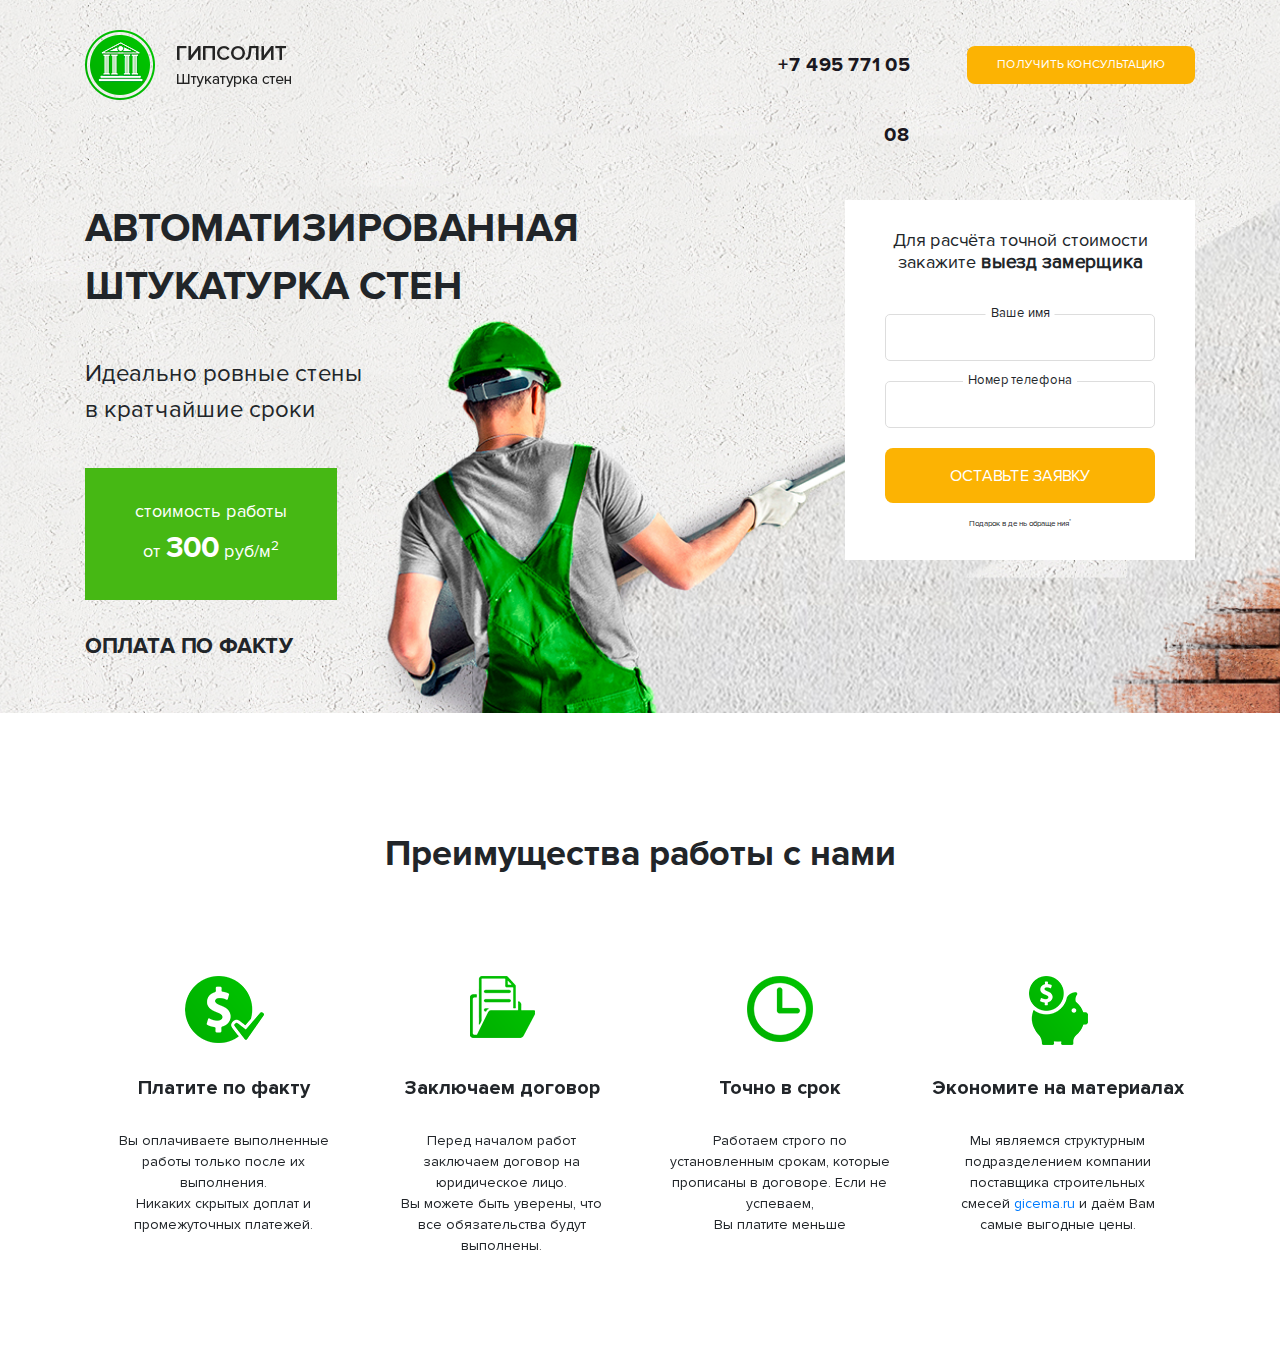
<file: practice_5/index.html>
<!DOCTYPE html>
<html lang="ru">
	<head>
		<meta charset="utf-8">
		<meta name="viewport" content="width=device-width, initial-scale=1, shrink-to-fit=no">
		<link rel="icon" href="../../../../favicon.ico">

		<title>Автоматизированная штукатурка стен </title>

		<link href="css/bootstrap.css" rel="stylesheet">
		<link href="css/style.css" rel="stylesheet">
	</head>
	<body>

		<main class="main">
			<div class="container">
				<div class="header">
					 <div class="row">

					 	<div class="col-12 col-sm-12 col-md-4 col-lg-3">
					 		<div class="logo">
								<img src="img/logo.png" alt="Гисполист. Штукатурка стен">
							</div>
					 	</div>

					 	<div class="col-12 col-sm-12 col-md-4 offset-md-0 col-lg-4 offset-lg-2 col-xl-2 offset-xl-4">
					 		<div class="phone-block">
					 			<a class="phone-link" href="#">+7 495 771 05 08</a>
					 		</div>
					 	</div>
					 	<div class="col-12 col-sm-12 col-md-4 col-lg-3">
					 		<div class="wrap">
					 			<div class="wrap-block">
					 				<button class="button header-btn popup-btn">получить консультацию</button>
					 			</div>
					 		</div>
					 	</div>
					 </div>
				</div>

				<div class="main-content">
					<div class="row">
						<div class="col-sm-8 offset-sm-2 col-md-6 offset-md-0 col-lg-6">
							<div class="main-title">
								<h1>Автоматизированная штукатурка стен</h1>
								<p class="main-subtitle">Идеально ровные стены <br>в кратчайшие сроки</p>
								<span>
									 стоимость работы<br>
									 от <strong>300</strong> руб/м<sup>2</sup>
								</span>
								<strong class="main-trigger">оплата по факту</strong>
							</div>
						</div>
						<div class="col-8 offset-2 col-sm-8 offset-sm-2 col-md-4 offset-md-2 col-lg-4 offset-md-2">
							<div class="main-form">
								<h2 class="main-form-header">Для расчёта точной стоимости 
									<br>закажите <strong>выезд замерщика</strong>
								</h2>
								<form action="#">
									<label for="#">Ваше имя</label>
									<input class="main-form-input" type="text" name="">
									<label for="#">Номер телефона</label>
									<input class="main-form-input" type="text" name=""> 
									<button class="main-form-btn button" type="submit">оставьте заявку</button> 
									<small>Подарок в день обращения<sup>*</sup></small>
								</form>
							</div>
						</div>
					</div>
				</div>
			</div>
		</main>

		<section class="features">
			<div class="container">
				<h2 class="section-header">
					Преимущества работы с нами
				</h2>
				<div class="features-slider">
					<div class="features-block">
						<div class="features-img">
							<picture>
								<source srcset="img/features/coin.svg" type="image/">
								<img src="img/features/coin.png" alt="Платите по факту">
							</picture>
						</div>
						<h3>Платите по факту</h3>
						<p>Вы оплачиваете выполненные работы только после их выполнения. <br>Никаких скрытых доплат и промежуточных платежей.</p>
					</div>
					<div class="features-block">
						<div class="features-img">
							<picture>
								<source srcset="img/features/open-folder.svg" type="image/">
								<img src="img/features/open-folder.png" alt="Заключаем договор">
							</picture>
						</div>
						<h3>Заключаем договор</h3>
						<p>Перед началом работ заключаем договор на юридическое лицо. <br>Вы можете быть уверены, что все обязательства будут выполнены.</p>
					</div>
					<div class="features-block">
						<div class="features-img">
							<picture>
								<source srcset="img/features/clock-circular.svg" type="image/">
								<img src="img/features/clock-circular.png" alt="Точно в срок">
							</picture>
						</div>
						<h3>Точно в срок</h3>
						<p>Работаем строго по установленным срокам, которые прописаны в договоре. Если не успеваем, <br>Вы платите меньше</p>
					</div>
					<div class="features-block">
						<div class="features-img">
							<picture>
								<source srcset="img/features/piggy-bank.svg" type="image/">
								<img src="img/features/piggy-bank.png" alt="Экономите на материалах">
							</picture>
						</div>
						<h3>Экономите на материалах</h3>
						<p>Мы являемся структурным подразделением компании поставщика строительных смесей <a href="http://www.gicema.ru">gicema.ru</a> и даём Вам самые выгодные цены.</p>
					</div>
				</div>
			</div>
		</section>

		<!-- Модальное окно -->
		<!-- Получить консультацию -->
		<div class="popup">
			<div class="popup-dialog">
				<div class="popup-content">
					<button class="popup-close">&times;</button>
					<h4 class="popup-header">Заинтересовало?</h4>
					<p>Оставьте свои контактные данные <br>для связи</p>
					<div class="main-form popup-form">
						<form action="#">
							<label for="#">Ваше имя</label>
							<input class="main-form-input" type="text" name="">
							<label for="#">Номер телефона</label>
							<input class="main-form-input" type="text" name=""> 
							<label for="#">Сообщение</label>
							<textarea class="main-form-input" row="5"></textarea>
							<button class="main-form-btn button" type="submit">оставьте заявку</button> 
						</form>
					</div>
				</div>
			</div>
		</div>

		<script src="https://ajax.googleapis.com/ajax/libs/jquery/1.11.3/jquery.min.js"></script>
		<!-- Подключаем стили slick slider -->
		<link rel="stylesheet" type="text/css" href="slick/slick.css">
		<link rel="stylesheet" type="text/css" href="slick/slick-theme.css">
		<!-- Подключаем библиотеку slick slider -->
		<script src="slick/slick.min.js"></script>
		<!-- Настройки слайдера -->
		<script>
			$(document).ready(function(){
			  $('.popup-btn').on('click', function(event) {
			  	event.preventDefault();
			  	$('.popup').fadeIn();
			  });
			  $('.popup-close').on('click', function(event) {
			  	event.preventDefault();
			  	$('.popup').fadeOut();
			  });
			  $('.features-slider').slick({
			    infinite: true,
				slidesToShow: 4,
				slidesToScroll: 1,
				responsive: [
				    {
				      breakpoint: 991,
				      settings: {
				        slidesToShow: 2,
				        prevArrow:'<button class="prev arrow"></button>',
				        nextArrow:'<button class="next arrow"></button>',
				        slidesToScroll: 2
				      }
				    },
				    {
				      breakpoint: 767,
				      settings: {
				        slidesToShow: 1,
				        prevArrow:'<button class="prev arrow"></button>',
				        nextArrow:'<button class="next arrow"></button>',
				        slidesToScroll: 1
				      }
				    }
				  ]
			  });
			});
		</script>
	</body>
</html>
</file>
<file: lesson18_part2/css/style.css>
h2 {
  font-weight: 700;
  text-transform: uppercase;
  font-size: 36px;
}
h3 {
  font-weight: 400;
  text-transform: uppercase;
  font-size: 24px;
  margin-bottom: 30px;
}
body {
  font-family: 'Open Sans', sans-serif;
  display: flex;
  justify-content: center;
  background-image: url("../img/layer.png");
  padding-top: 40px;
}
body h2, h3 {
    text-align: center;
    color: #0bbaf0;
}
.accordion {
  margin: 0 auto;
  width: 650px;
}
.card-header {
  background-color: #00b9f1;
}
.btn-link {
  color: white;
}
.btn-link:hover {
  color: white;
}
</file>
<file: lesson_13/css/style.css>
body {
  background-color: #e4f0f0;
}
.header {
  position: relative;
  left: 30px;
  color: white;
  font-family: Arial;
  font-size: 12px;
  font-weight: 900;
  text-transform: uppercase;
  padding: 5px 8px 5px 8px;
  background-color: #01c2c2;
}
.form {
  position: relative;
  top: 92px;
  left: 117px;
  display: inline-block;
  width: 320px;
  height: 370px;
  background-color: white;
}
form {
  margin-top: 37px;
  margin-left: 30px;
}
label, input {
  display: block;
}
label {
  font-family: Arial;
  font-weight: 900;
  font-size: 12px;
}
label:first-child {
    margin-bottom: 10px;
}
label:not(:first-child) {
  margin-top: 15px;
  margin-bottom: 15px;
}
label span {
  color: #01c2c2;
}
input {
  width: 248px;
  height: 30px;
  font-family: Arial;
   font-style: italic;
   padding-left: 12px;
  font-size: 12px;
  border: none;
  background-color: #e4f0f0
}
button {
  width: 260px;
  height: 45px;
  margin-top: 33px;
  font-family: Arial;
  color: white;
  font-weight: 900;
  font-size: 16px;
  text-transform: uppercase;
  background-color: #01c2c2;
}
</file>
<file: lesson_14/css/style.css>
/* COLORS */
/* Basic settings */
html {
  font-size: 10px;
}
.button {
  background-color: #fcb303;
  color: #ffffff;
  padding: 1rem 3rem;
  border-radius: 8px;
  text-transform: uppercase;
  border: none;
}
/* Typography */
section {
  padding: 10rem 0;
}
/* main */
main {
  padding: 3rem 0;
}
.header {
  height: 7rem ;
}
.wrap {
  display: table;
  width: 100%;
  height: 7rem;
}
.wrap-block {
  display: table-cell;
  vertical-align: middle;
}
.phone-link {
  display: inline-block;
  color: #1a1820;
  font-weight: 900;
  font-size: 1.5rem;
  height: 7rem;
  line-height: 7rem;
}
</file>
<file: lesson_15/css/style.css>
body {
	margin: 0;
	font-size: 14px;
	font-family: sans-serif;
}

h2 {
	font-weight: 100;
}

.container {
	max-width: 900px;
	margin: auto;
	padding: 15px;
}
.image {
	display: inline-block;
	vertical-align: top;
	width: 200px;
	height: 200px;
}
.image-one {
	background: url(../img/1.jpg) center no-repeat;
	background-size: cover;
	filter: grayscale(0%);
}
.image-one:hover {
	filter: grayscale(100%);
	transition: 2s ease;
}
.image-two {
	background: url(../img/2.jpg) center no-repeat;
	background-size: cover;
	filter: brightness(100%);
}
.image-two:hover {
	filter: brightness(50%);
	transition: 2s ease;
}
.image-three {
	background: url(../img/3.jpg) center no-repeat;
	background-size: cover;
}
.image-three:hover {
	filter: blur(2px) brightness(50%);
	opacity: 0.7;
	transition: 2s ease;
}
.image-four {
	background: url(../img/4.jpg) center no-repeat;
	background-size: cover;
}
.image-four:hover {
	filter: blur(1px) grayscale(100%);
	opacity: 0.7;
	transition: 2s ease;
}

.button-one {
	border: none;
	font-weight: 700;
	font-size: 14px;
 color: white;
 padding: .8em 1em calc(.8em + 3px);
 border-radius: 3px;
 background: rgb(64,199,129);
 box-shadow: 0 -3px rgb(53,167,110) inset;
 transition: 0.2s;
}
.button-one:hover {
	border-radius: 50%;
}

.button-two {
	 display: inline-block;
	 color: white;
	 padding: .5em 2em;
	 margin-left: 2em;
	 border: none;
	 border-width: 2px 0;
	 border-style: solid none;
	 border-color: #FDBE33 #000 #D77206;
	 border-radius: 6px;
	 background: linear-gradient(#F3AE0F, #E38916) #E38916;
	 transition: 0.2s;
}

.button-two:hover {
	animation: swing 1s ease;
    animation-iteration-count: 1;
}

@keyframes swing
{
    15%
    {
        transform: translateX(5px);
    }
    30%
    {
        transform: translateX(-5px);
    }
    50%
    {
        transform: translateX(3px);
    }
    65%
    {
        transform: translateX(-3px);
    }
    80%
    {
        transform: translateX(2px);
    }
    100%
    {
        transform: translateX(0);
    }
}
</file>
<file: lesson_17/css/style.css>
@import url(https://fonts.googleapis.com/css?family=Lato:300,400,700);

html, body {
  height: 100%;
}

body {
  display: flex;
  align-items: center;
  justify-content: center;
  background: #2e2e2e;
  font-family: "Lato", Arial, sans-serif;
  -webkit-perspective: 1000px;
          perspective: 1000px;
  -webkit-transform-style: preserve-3d;
          transform-style: preserve-3d;
}

.panel {
  background: rgba(0, 0, 0, 0.3);
  box-shadow: 0 0 30px 10px rgba(0, 0, 0, 0.3);
  border-radius: 25px;
  transition: 0.2s cubic-bezier(0.55, 0.085, 0.68, 0.53);
  -webkit-transform: rotateX(-90deg);
          transform: rotateX(-90deg);
}
.panel.is--open {
  -webkit-transform: rotateX(0deg);
          transform: rotateX(0deg);
}

.panel__content {
  padding-bottom: 4em;
  background: #fff;
  border-top-left-radius: 25px;
  border-top-right-radius: 25px;
  color: #5a5a5a;
  text-align: center;
}
.panel__content h4 {
  padding: 1.5em 0;
  border-bottom: 2px solid #ededed;
  color: #ed0c27;
  font-size: 1.15em;
  font-weight: 700;
  text-transform: uppercase;
}
.panel__content h2 {
  padding: .5em 1.5em;
  font-size: 3em;
  font-weight: 300;
}
.panel__content p {
  margin: auto;
  width: 55%;
  font-size: 1.15em;
  font-weight: 300;
  line-height: 1.4;
}

.panel__flaps {
  display: flex;
  -webkit-perspective: 1000px;
          perspective: 1000px;
  -webkit-transform-style: preserve-3d;
          transform-style: preserve-3d;
}

.flap {
  height: 100px;
  background: #ed0c27;
}

.flap__btn {
  width: calc((100% - 212px) / 2);
  display: flex;
  align-items: center;
  justify-content: center;
  position: relative;
  background: #ed0c27;
  color: white;
  cursor: pointer;
  font-size: 2.25em;
  font-weight: 700;
  text-decoration: none;
  z-index: 1;
  transition: .2s ease;
  -webkit-transform: translate3d(0, 0, 0);
          transform: translate3d(0, 0, 0);
  -webkit-transform-origin: top center;
          transform-origin: top center;
}
.flap__btn:hover, .flap__btn:focus {
  text-decoration: none;
  background: #ed0c27;
  color: black;
  outline: none;
  -webkit-transform: rotateX(-25deg) translate3d(0, 0, 0);
          transform: rotateX(-25deg) translate3d(0, 0, 0);
}

.outer {
  width: 106px;
}

.flap--left {
  border-bottom-left-radius: 25px;
  -webkit-transform-origin: top right;
          transform-origin: top right;
}

.flap--right {
  border-bottom-right-radius: 25px;
  -webkit-transform-origin: top left;
          transform-origin: top left;
}

.is--open .outer {
  -webkit-animation: swing 1.5s .2s ease;
          animation: swing 1.5s .2s ease;
}
.is--open .flap__btn:first-of-type {
  -webkit-animation: swing 1.5s .3s ease;
          animation: swing 1.5s .3s ease;
}
.is--open .flap__btn:last-of-type {
  -webkit-animation: swing 1.5s .4s ease;
          animation: swing 1.5s .4s ease;
}

@-webkit-keyframes swing {
  10% {
    -webkit-transform: rotateX(25deg);
            transform: rotateX(25deg);
  }
  50% {
    -webkit-transform: rotateX(-15deg);
            transform: rotateX(-15deg);
  }
  75% {
    -webkit-transform: rotateX(5deg);
            transform: rotateX(5deg);
  }
  90% {
    -webkit-transform: rotateX(-2.5deg);
            transform: rotateX(-2.5deg);
  }
  100% {
    -webkit-transform: rotateX(0deg);
            transform: rotateX(0deg);
  }
}

@keyframes swing {
  10% {
    -webkit-transform: rotateX(25deg);
            transform: rotateX(25deg);
  }
  50% {
    -webkit-transform: rotateX(-15deg);
            transform: rotateX(-15deg);
  }
  75% {
    -webkit-transform: rotateX(5deg);
            transform: rotateX(5deg);
  }
  90% {
    -webkit-transform: rotateX(-2.5deg);
            transform: rotateX(-2.5deg);
  }
  100% {
    -webkit-transform: rotateX(0deg);
            transform: rotateX(0deg);
  }
}
.replay {
  position: absolute;
  top: 50%;
  left: 50%;
  padding: .5em;
  background: #eb3a4f;
  border-radius: 3px;
  color: white;
  cursor: pointer;
  opacity: 0;
  pointer-events: none;
  text-decoration: none;
  transition: all .3s;
  -webkit-transform: translate(-50%, -50%);
          transform: translate(-50%, -50%);
}
.replay:hover, .replay:focus {
  text-decoration: none;
  background: #ed0c27;
  outline: none;
  color: black;
  transform: scale(1.3) translate(-30%, -30%);
}
.replay:active {
  -webkit-transform: translate(-50%, -50%) scale(0.9);
          transform: translate(-50%, -50%) scale(0.9);
}
.replay.is--active {
  opacity: 1;
  pointer-events: initial;
}

*, *:before, *:after {
  -webkit-font-smoothing: antialiased;
  font-smoothing: antialiased;
  text-rendering: optimizeLegibility;
  box-sizing: border-box;
}
</file>
<file: lesson_8/css/style.css>
h2 {
	text-transform: uppercase;
	margin-top: 140px;
}
img {
	width: 115px;
	height: 125px;
	padding: 10px;
	display: block;
	margin: 0 auto;
}
p {
	text-align: center;
}
.row:nth-child(2) {
	margin-top: 110px;
}
</file>
<file: lesson_9/css/style.css>
.section {
	padding: 30px 0;
}
.header {
	font-size: 20px;
	line-height: 1.5;
	margin-bottom: 85px ;
}
.header span {
	display: block;
}
.form {
	border: 5px solid #2727d9;
	padding: 35px 20px;	
}
.form-header, .section-header {
	font-size: 20px;
	font-weight: 900;
	margin-bottom: 30px;
}
.form input {
	margin-bottom: 12px;
}
.form-btn {
	background-color: #2727d9;
	color: white;
	margin: 10px auto;
}
.feature {
	margin-top: 60px;
}
.feature p {
	margin-top: 20px;
}
.btn-feature {
	width: 100%;
	margin-top: 100px;
	background-color: #2727d9;
	color: white;

}
.video {
	margin-bottom: 20px;
}
.header-clients {
	margin-top: 100px;
}
.row img {
	margin-top: 35px;
}
</file>
<file: practice 4/css/style.css>
/* Fonts family */
@font-face {
  font-family: 'ProximaNova_reg';
  src: url('../fonts/ProximaNova-Regular.eot');
  src: url('../fonts/ProximaNova-Regular.eot?#iefix') format('embedded-opentype'), url('../fonts/ProximaNova-Regular.woff2') format('woff2'), url('../fonts/ProximaNova-Regular.woff') format('woff'), url('../fonts/ProximaNova-Regular.ttf') format('truetype'), url('../fonts/ProximaNova-Regular.svg#ProximaNova-Regular') format('svg');
  font-weight: normal;
  font-style: normal;
}
@font-face {
  font-family: 'ProximaNova_bold';
  src: url('../fonts/ProximaNova-Bold.eot');
  src: url('../fonts/ProximaNova-Bold.eot?#iefix') format('embedded-opentype'), url('../fonts/ProximaNova-Bold.woff2') format('woff2'), url('../fonts/ProximaNova-Bold.woff') format('woff'), url('../fonts/ProximaNova-Bold.ttf') format('truetype'), url('../fonts/ProximaNova-Bold.svg#ProximaNova-Bold') format('svg');
  font-weight: bold;
  font-style: normal;
}
/* COLORS */
/* Basic settings */
html {
  font-size: 10px;
}
body {
  font-family: 'ProximaNova_reg', sans-serif;
}
a:hover {
  text-decoration: none;
}
button:focus,
input:focus,
a:focus {
  outline: none;
}
.button {
  padding: 1rem 3rem;
  border-radius: 8px;
  font-size: 1.2rem;
  background-color: #fcb303;
  color: #ffffff;
  text-transform: uppercase;
  border: none;
  -webkit-transition: all 0.2s;
  transition: all 0.2s;
}
.button:hover {
  cursor: pointer;
  background-color: #e3a103;
}
/* Typography */
section {
  padding: 10rem 0;
}
.section-header {
  margin: 2rem 0 10rem;
  font-family: 'ProximaNova_bold', sans-serif;
  font-size: 3.6rem;
  text-align: center;
}
/* main */
.main {
  padding: 3rem 0 5rem;
  background: #ffffff url(../img/bg.jpg) center center no-repeat;
  background-size: cover;
  /*Подзаголовок*/
  /*Зеленый ярлык*/
  /*Оплата по факту*/
  /*Главная форма */
}
.main-content {
  margin-top: 10rem;
  /*Главный заголовок*/
}
.main-content h1 {
  margin-top: 0;
  margin-bottom: 4rem;
  text-transform: uppercase;
  font-size: 4rem;
  line-height: 1.45;
  font-family: 'ProximaNova_bold', sans-serif;
}
.main-subtitle {
  margin-bottom: 4rem;
  font-size: 2.4rem;
}
.main span {
  display: inline-block;
  padding: 3rem 5rem;
  font-size: 1.8rem;
  color: #ffffff;
  background-color: #46b814;
  text-align: center;
  /*Цифра 300*/
}
.main span strong {
  font-size: 3rem;
  font-family: 'ProximaNova_bold', sans-serif;
}
.main-trigger {
  display: block;
  margin-top: 3rem;
  font-size: 2.2rem;
  text-transform: uppercase;
  font-family: 'ProximaNova_bold', sans-serif;
}
.main-form {
  padding: 3rem 4rem;
  background-color: #ffffff;
  text-align: center;
  /*Заголовок формы*/
  /* поел для ввода*/
  /* подписи к полям*/
  /* Кнопка отправить заявку */
  /* Подпись под кнопкой */
}
.main-form-header {
  margin-bottom: 4rem;
  font-size: 1.8rem;
}
.main-form-header strong {
  font-size: 1.9rem;
}
.main-form-input {
  display: block;
  margin: 2rem 0;
  width: 100%;
  border: 1px solid #dddddd;
  padding: 1.5rem;
}
.main-form label {
  position: absolute;
  left: 50%;
  -webkit-transform: translateX(-50%) translateY(-50%);
          transform: translateX(-50%) translateY(-50%);
  padding: 0.5rem;
  background-color: #ffffff;
  font-size: 1.3rem;
}
.main-form-btn {
  display: block;
  height: 5.5rem;
  width: 100%;
  font-size: 1.6rem;
}
.main-form small {
  display: block;
  margin-top: 1.5rem;
}
.header {
  height: 7rem ;
}
.wrap {
  display: table;
  width: 100%;
  height: 7rem;
}
.wrap-block {
  display: table-cell;
  vertical-align: middle;
  text-align: right;
}
.phone-block {
  text-align: right;
}
.phone-link {
  display: inline-block;
  font-family: 'ProximaNova_bold', sans-serif;
  font-weight: 900;
  font-size: 2rem;
  height: 7rem;
  line-height: 7rem;
  color: #1a1820;
}
.features-block {
  text-align: center;
}
.features-block h3 {
  font-family: 'ProximaNova_bold', sans-serif;
  font-size: 2rem;
  margin-bottom: 3rem;
}
.features-block p {
  display: inline-block;
  width: 80%;
  font-size: 1.4rem;
}
.features-img {
  height: 8rem;
  margin-bottom: 2rem;
}
.features-img img {
  display: block;
  margin: 0 auto;
}
.slick-active {
  outline: none;
}
.arrow {
  top: 50%;
  -webkit-transform: scaleY(-50%);
          transform: scaleY(-50%);
  position: absolute;
  z-index: 99;
  width: 2rem;
  height: 2rem;
  border: none;
}
.prev {
  left: 0;
  background: url(../img/left-arrow.svg) center no-repeat;
  background-size: 70%;
}
.next {
  right: 0;
  background: url(../img/right-arrow.svg) center no-repeat;
  background-size: 70%;
}
@media (max-width: 991px) {
  .main {
    background-position: top right;
  }
  .phone-block {
    text-align: center;
  }
  .main-content {
    margin-top: 3rem;
    text-align: center;
  }
  .main-title {
    padding-bottom: 3rem;
  }
}
@media (max-width: 767px) {
  .main {
    background-position: top left;
  }
  .main-content h1 {
    font-size: 3rem;
    text-align: center;
  }
  .header {
    text-align: center;
  }
  .wrap-block {
    text-align: center;
  }
  .main-content {
    margin-top: 15rem;
  }
}
</file>
<file: practice_2/css/style.css>
/* Fonts family */
@font-face {
  font-family: 'ProximaNova_reg';
  src: url('../fonts/ProximaNova-Regular.eot');
  src: url('../fonts/ProximaNova-Regular.eot?#iefix') format('embedded-opentype'), url('../fonts/ProximaNova-Regular.woff2') format('woff2'), url('../fonts/ProximaNova-Regular.woff') format('woff'), url('../fonts/ProximaNova-Regular.ttf') format('truetype'), url('../fonts/ProximaNova-Regular.svg#ProximaNova-Regular') format('svg');
  font-weight: normal;
  font-style: normal;
}
@font-face {
  font-family: 'ProximaNova_bold';
  src: url('../fonts/ProximaNova-Bold.eot');
  src: url('../fonts/ProximaNova-Bold.eot?#iefix') format('embedded-opentype'), url('../fonts/ProximaNova-Bold.woff2') format('woff2'), url('../fonts/ProximaNova-Bold.woff') format('woff'), url('../fonts/ProximaNova-Bold.ttf') format('truetype'), url('../fonts/ProximaNova-Bold.svg#ProximaNova-Bold') format('svg');
  font-weight: bold;
  font-style: normal;
}
/* COLORS */
/* Basic settings */
html {
  font-size: 10px;
}
body {
  font-family: 'ProximaNova_reg', sans-serif;
}
.button {
  padding: 1rem 3rem;
  border-radius: 8px;
  font-size: 1.2rem;
  background-color: #fcb303;
  color: #ffffff;
  text-transform: uppercase;
  border: none;
}
/* Typography */
section {
  padding: 10rem 0;
}
/* main */
.main {
  padding: 3rem 0 5rem;
  background: #ffffff url(../img/bg.jpg) center center no-repeat;
  background-size: cover;
  /*Подзаголовок*/
  /*Зеленый ярлык*/
  /*Оплата по факту*/
  /*Главная форма */
}
.main-content {
  margin-top: 10rem;
  /*Главный заголовок*/
}
.main-content h1 {
  margin-bottom: 4rem;
  text-transform: uppercase;
  font-size: 4rem;
  line-height: 1.45;
  font-family: 'ProximaNova_bold', sans-serif;
}
.main-subtitle {
  margin-bottom: 4rem;
  font-size: 2.4rem;
}
.main span {
  display: inline-block;
  padding: 3rem 5rem;
  font-size: 1.8rem;
  color: #ffffff;
  background-color: #46b814;
  text-align: center;
  /*Цифра 300*/
}
.main span strong {
  font-size: 3rem;
  font-family: 'ProximaNova_bold', sans-serif;
}
.main-trigger {
  display: block;
  margin-top: 3rem;
  font-size: 2.2rem;
  text-transform: uppercase;
  font-family: 'ProximaNova_bold', sans-serif;
}
.main-form {
  padding: 3rem 4rem;
  background-color: #ffffff;
  text-align: center;
  /*Заголовок формы*/
  /* поел для ввода*/
  /* подписи к полям*/
  /* Кнопка отправить заявку */
  /* Подпись под кнопкой */
}
.main-form-header {
  margin-bottom: 4rem;
  font-size: 1.8rem;
}
.main-form-header strong {
  font-size: 1.9rem;
}
.main-form-input {
  display: block;
  margin: 2rem 0;
  width: 100%;
  border: 1px solid #dddddd;
  padding: 1.5rem;
}
.main-form label {
  position: absolute;
  left: 50%;
  -webkit-transform: translateX(-50%) translateY(-50%);
          transform: translateX(-50%) translateY(-50%);
  padding: 0.5rem;
  background-color: #ffffff;
  font-size: 1.3rem;
}
.main-form-btn {
  display: block;
  height: 5.5rem;
  width: 100%;
  font-size: 1.6rem;
}
.main-form small {
  display: block;
  margin-top: 1.5rem;
}
.header {
  height: 7rem ;
}
.wrap {
  display: table;
  width: 100%;
  height: 7rem;
}
.wrap-block {
  display: table-cell;
  vertical-align: middle;
  text-align: right;
}
.phone-block {
  text-align: right;
}
.phone-link {
  display: inline-block;
  font-family: 'ProximaNova_bold', sans-serif;
  font-weight: 900;
  font-size: 2rem;
  height: 7rem;
  line-height: 7rem;
  color: #1a1820;
}
</file>
<file: practice_3/css/style.css>
/* Fonts family */
@font-face {
  font-family: 'ProximaNova_reg';
  src: url('../fonts/ProximaNova-Regular.eot');
  src: url('../fonts/ProximaNova-Regular.eot?#iefix') format('embedded-opentype'), url('../fonts/ProximaNova-Regular.woff2') format('woff2'), url('../fonts/ProximaNova-Regular.woff') format('woff'), url('../fonts/ProximaNova-Regular.ttf') format('truetype'), url('../fonts/ProximaNova-Regular.svg#ProximaNova-Regular') format('svg');
  font-weight: normal;
  font-style: normal;
}
@font-face {
  font-family: 'ProximaNova_bold';
  src: url('../fonts/ProximaNova-Bold.eot');
  src: url('../fonts/ProximaNova-Bold.eot?#iefix') format('embedded-opentype'), url('../fonts/ProximaNova-Bold.woff2') format('woff2'), url('../fonts/ProximaNova-Bold.woff') format('woff'), url('../fonts/ProximaNova-Bold.ttf') format('truetype'), url('../fonts/ProximaNova-Bold.svg#ProximaNova-Bold') format('svg');
  font-weight: bold;
  font-style: normal;
}
/* COLORS */
/* Basic settings */
html {
  font-size: 10px;
}
body {
  font-family: 'ProximaNova_reg', sans-serif;
}
a:hover {
  text-decoration: none;
}
button:focus,
input:focus,
a:focus {
  outline: none;
}
.button {
  padding: 1rem 3rem;
  border-radius: 8px;
  font-size: 1.2rem;
  background-color: #fcb303;
  color: #ffffff;
  text-transform: uppercase;
  border: none;
  -webkit-transition: all 0.2s;
  transition: all 0.2s;
}
.button:hover {
  cursor: pointer;
  background-color: #e3a103;
}
/* Typography */
section {
  padding: 10rem 0;
}
/* main */
.main {
  padding: 3rem 0 5rem;
  background: #ffffff url(../img/bg.jpg) center center no-repeat;
  background-size: cover;
  /*Подзаголовок*/
  /*Зеленый ярлык*/
  /*Оплата по факту*/
  /*Главная форма */
}
.main-content {
  margin-top: 10rem;
  /*Главный заголовок*/
}
.main-content h1 {
  margin-top: 0;
  margin-bottom: 4rem;
  text-transform: uppercase;
  font-size: 4rem;
  line-height: 1.45;
  font-family: 'ProximaNova_bold', sans-serif;
}
.main-subtitle {
  margin-bottom: 4rem;
  font-size: 2.4rem;
}
.main span {
  display: inline-block;
  padding: 3rem 5rem;
  font-size: 1.8rem;
  color: #ffffff;
  background-color: #46b814;
  text-align: center;
  /*Цифра 300*/
}
.main span strong {
  font-size: 3rem;
  font-family: 'ProximaNova_bold', sans-serif;
}
.main-trigger {
  display: block;
  margin-top: 3rem;
  font-size: 2.2rem;
  text-transform: uppercase;
  font-family: 'ProximaNova_bold', sans-serif;
}
.main-form {
  padding: 3rem 4rem;
  background-color: #ffffff;
  text-align: center;
  /*Заголовок формы*/
  /* поел для ввода*/
  /* подписи к полям*/
  /* Кнопка отправить заявку */
  /* Подпись под кнопкой */
}
.main-form-header {
  margin-bottom: 4rem;
  font-size: 1.8rem;
}
.main-form-header strong {
  font-size: 1.9rem;
}
.main-form-input {
  display: block;
  margin: 2rem 0;
  width: 100%;
  border: 1px solid #dddddd;
  padding: 1.5rem;
}
.main-form label {
  position: absolute;
  left: 50%;
  -webkit-transform: translateX(-50%) translateY(-50%);
          transform: translateX(-50%) translateY(-50%);
  padding: 0.5rem;
  background-color: #ffffff;
  font-size: 1.3rem;
}
.main-form-btn {
  display: block;
  height: 5.5rem;
  width: 100%;
  font-size: 1.6rem;
}
.main-form small {
  display: block;
  margin-top: 1.5rem;
}
.header {
  height: 7rem ;
}
.wrap {
  display: table;
  width: 100%;
  height: 7rem;
}
.wrap-block {
  display: table-cell;
  vertical-align: middle;
  text-align: right;
}
.phone-block {
  text-align: right;
}
.phone-link {
  display: inline-block;
  font-family: 'ProximaNova_bold', sans-serif;
  font-weight: 900;
  font-size: 2rem;
  height: 7rem;
  line-height: 7rem;
  color: #1a1820;
}
@media (max-width: 991px) {
  .main {
    background-position: top right;
  }
  .phone-block {
    text-align: center;
  }
  .main-content {
    margin-top: 3rem;
    text-align: center;
  }
  .main-title {
    padding-bottom: 3rem;
  }
}
@media (max-width: 767px) {
  .main {
    background-position: top left;
  }
  .main-content h1 {
    font-size: 3rem;
    text-align: center;
  }
  .header {
    text-align: center;
  }
  .wrap-block {
    text-align: center;
  }
  .main-content {
    margin-top: 15rem;
  }
}
</file>
<file: practice_5/css/style.css>
/* Fonts family */
@font-face {
  font-family: 'ProximaNova_reg';
  src: url('../fonts/ProximaNova-Regular.eot');
  src: url('../fonts/ProximaNova-Regular.eot?#iefix') format('embedded-opentype'), url('../fonts/ProximaNova-Regular.woff2') format('woff2'), url('../fonts/ProximaNova-Regular.woff') format('woff'), url('../fonts/ProximaNova-Regular.ttf') format('truetype'), url('../fonts/ProximaNova-Regular.svg#ProximaNova-Regular') format('svg');
  font-weight: normal;
  font-style: normal;
}
@font-face {
  font-family: 'ProximaNova_bold';
  src: url('../fonts/ProximaNova-Bold.eot');
  src: url('../fonts/ProximaNova-Bold.eot?#iefix') format('embedded-opentype'), url('../fonts/ProximaNova-Bold.woff2') format('woff2'), url('../fonts/ProximaNova-Bold.woff') format('woff'), url('../fonts/ProximaNova-Bold.ttf') format('truetype'), url('../fonts/ProximaNova-Bold.svg#ProximaNova-Bold') format('svg');
  font-weight: bold;
  font-style: normal;
}
/* COLORS */
/* Basic settings */
html {
  font-size: 10px;
}
body {
  font-family: 'ProximaNova_reg', sans-serif;
}
a:hover {
  text-decoration: none;
}
button:focus,
input:focus,
a:focus,
textarea:focus {
  outline: none;
}
.button {
  padding: 1rem 3rem;
  border-radius: 8px;
  font-size: 1.2rem;
  background-color: #fcb303;
  color: #ffffff;
  text-transform: uppercase;
  border: none;
  -webkit-transition: all 0.2s;
  transition: all 0.2s;
}
.button:hover {
  cursor: pointer;
  background-color: #e3a103;
}
/* Typography */
section {
  padding: 10rem 0;
}
.section-header {
  margin: 2rem 0 10rem;
  font-family: 'ProximaNova_bold', sans-serif;
  font-size: 3.6rem;
  text-align: center;
}
/* main */
.main {
  padding: 3rem 0 5rem;
  background: #ffffff url(../img/bg.jpg) center center no-repeat;
  background-size: cover;
  /*Подзаголовок*/
  /*Зеленый ярлык*/
  /*Оплата по факту*/
  /*Главная форма */
}
.main-content {
  margin-top: 10rem;
  /*Главный заголовок*/
}
.main-content h1 {
  margin-top: 0;
  margin-bottom: 4rem;
  text-transform: uppercase;
  font-size: 4rem;
  line-height: 1.45;
  font-family: 'ProximaNova_bold', sans-serif;
}
.main-subtitle {
  margin-bottom: 4rem;
  font-size: 2.4rem;
}
.main span {
  display: inline-block;
  padding: 3rem 5rem;
  font-size: 1.8rem;
  color: #ffffff;
  background-color: #46b814;
  text-align: center;
  /*Цифра 300*/
}
.main span strong {
  font-size: 3rem;
  font-family: 'ProximaNova_bold', sans-serif;
}
.main-trigger {
  display: block;
  margin-top: 3rem;
  font-size: 2.2rem;
  text-transform: uppercase;
  font-family: 'ProximaNova_bold', sans-serif;
}
.main-form {
  padding: 3rem 4rem;
  background-color: #ffffff;
  text-align: center;
  /*Заголовок формы*/
  /* поел для ввода*/
  /* подписи к полям*/
  /* Кнопка отправить заявку */
  /* Подпись под кнопкой */
}
.main-form-header {
  margin-bottom: 4rem;
  font-size: 1.8rem;
}
.main-form-header strong {
  font-size: 1.9rem;
}
.main-form-input {
  display: block;
  margin: 2rem 0;
  width: 100%;
  border: 1px solid #dddddd;
  border-radius: 5px;
  padding: 1.5rem;
}
.main-form label {
  position: absolute;
  left: 50%;
  -webkit-transform: translateX(-50%) translateY(-50%);
          transform: translateX(-50%) translateY(-50%);
  padding: 0.5rem;
  background-color: #ffffff;
  font-size: 1.3rem;
}
.main-form-btn {
  display: block;
  height: 5.5rem;
  width: 100%;
  font-size: 1.6rem;
}
.main-form small {
  display: block;
  margin-top: 1.5rem;
}
.header {
  height: 7rem ;
}
.wrap {
  display: table;
  width: 100%;
  height: 7rem;
}
.wrap-block {
  display: table-cell;
  vertical-align: middle;
  text-align: right;
}
.phone-block {
  text-align: right;
}
.phone-link {
  display: inline-block;
  font-family: 'ProximaNova_bold', sans-serif;
  font-weight: 900;
  font-size: 2rem;
  height: 7rem;
  line-height: 7rem;
  color: #1a1820;
}
.features-block {
  text-align: center;
}
.features-block h3 {
  font-family: 'ProximaNova_bold', sans-serif;
  font-size: 2rem;
  margin-bottom: 3rem;
}
.features-block p {
  display: inline-block;
  width: 80%;
  font-size: 1.4rem;
}
.features-img {
  height: 8rem;
  margin-bottom: 2rem;
}
.features-img img {
  display: block;
  margin: 0 auto;
}
.slick-active {
  outline: none;
}
.arrow {
  top: 50%;
  -webkit-transform: scaleY(-50%);
          transform: scaleY(-50%);
  position: absolute;
  z-index: 99;
  width: 2rem;
  height: 2rem;
  border: none;
}
.prev {
  left: 0;
  background: url(../img/left-arrow.svg) center no-repeat;
  background-size: 70%;
}
.next {
  right: 0;
  background: url(../img/right-arrow.svg) center no-repeat;
  background-size: 70%;
}
.popup {
  display: none;
  position: fixed;
  top: 0;
  bottom: 0;
  left: 0;
  right: 0;
  height: 100%;
  width: 100%;
  z-index: 9;
  background-color: rgba(0, 0, 0, 0.5);
}
.popup-form {
  margin-top: 3rem;
  padding: 0;
}
.popup-close {
  position: absolute;
  top: -1.5rem;
  right: -2rem;
  width: 2rem;
  text-align: center;
  border: none;
  background-color: transparent;
  font-size: 3rem;
  color: #ffffff;
}
.popup-header {
  font-family: 'ProximaNova_bold', sans-serif;
}
.popup-content {
  position: fixed;
  text-align: center;
  top: 10%;
  left: 50%;
  -webkit-transform: translateX(-50%);
          transform: translateX(-50%);
  background-color: #ffffff;
  padding: 4rem 6rem;
}
@media (max-width: 991px) {
  .main {
    background-position: top right;
  }
  .phone-block {
    text-align: center;
  }
  .main-content {
    margin-top: 3rem;
    text-align: center;
  }
  .main-title {
    padding-bottom: 3rem;
  }
}
@media (max-width: 767px) {
  .main {
    background-position: top left;
  }
  .main-content h1 {
    font-size: 3rem;
    text-align: center;
  }
  .header {
    text-align: center;
  }
  .wrap-block {
    text-align: center;
  }
  .main-content {
    margin-top: 15rem;
  }
}
</file>
